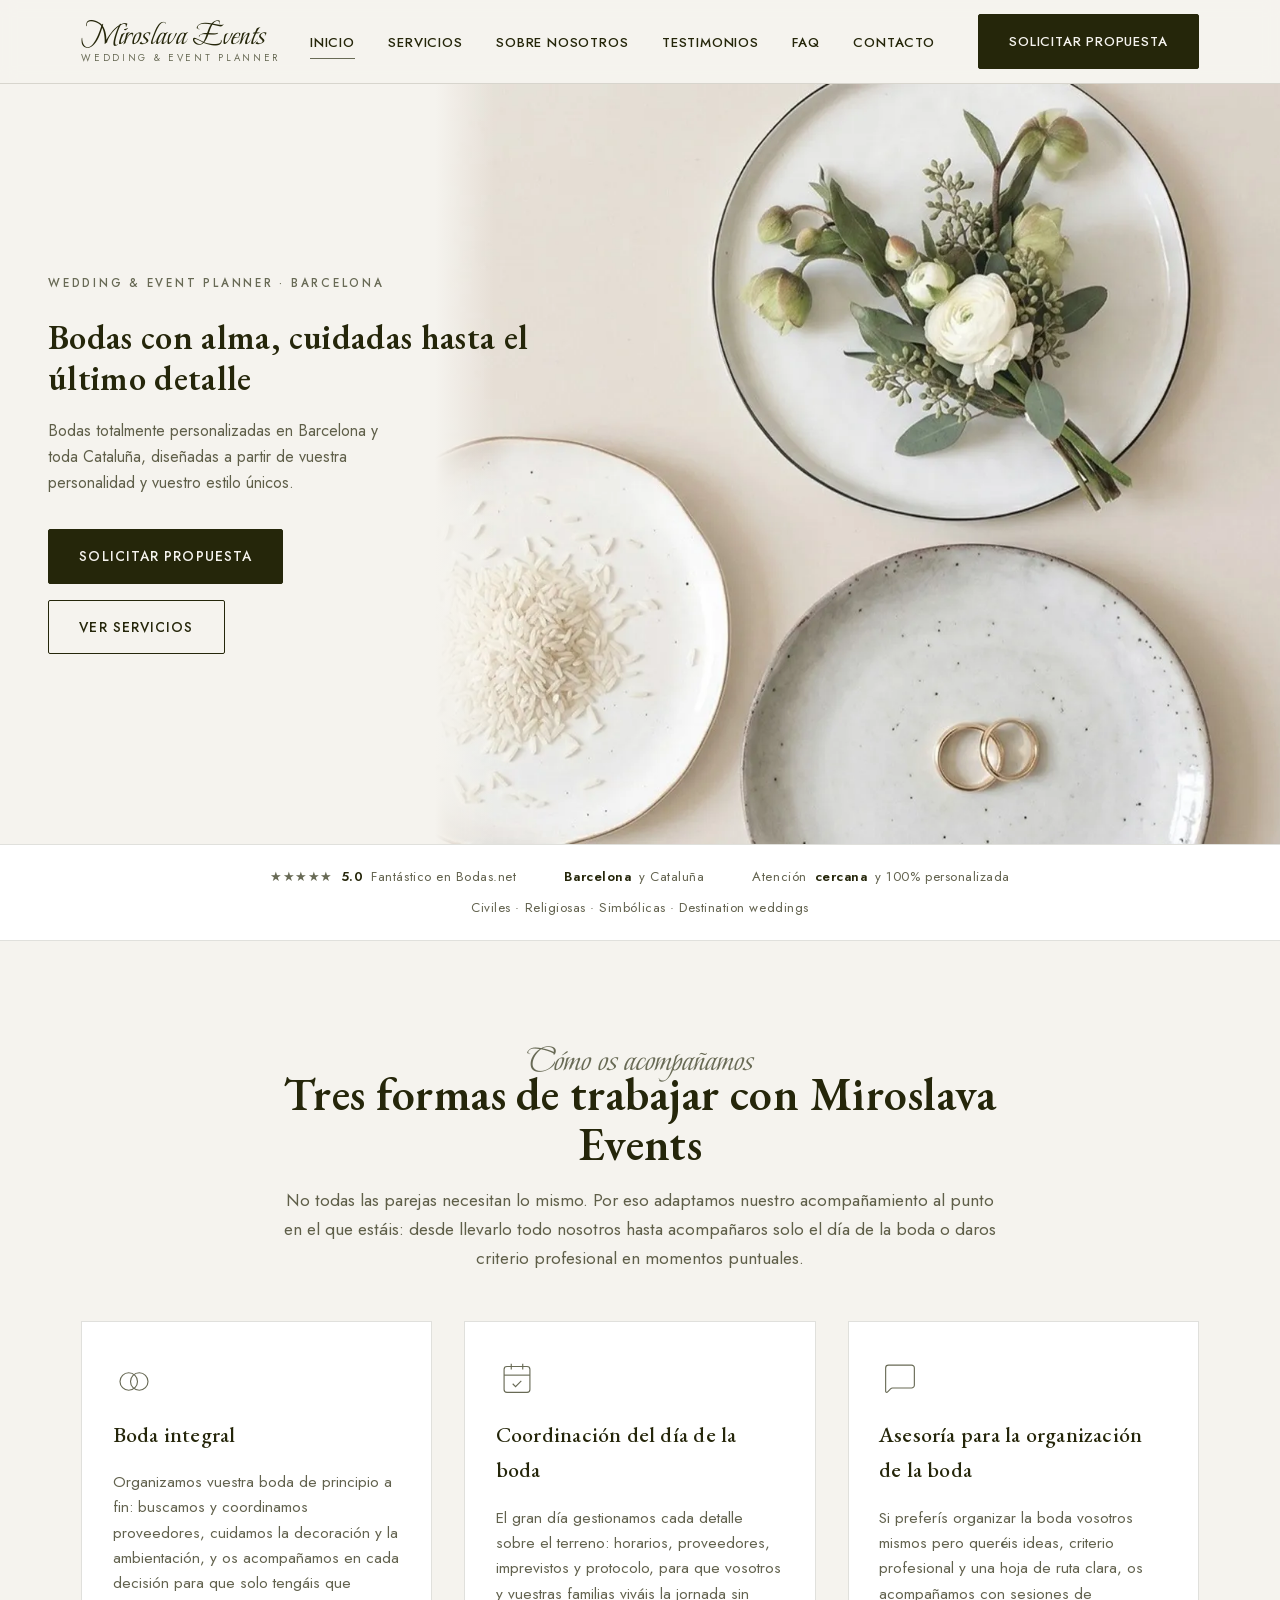
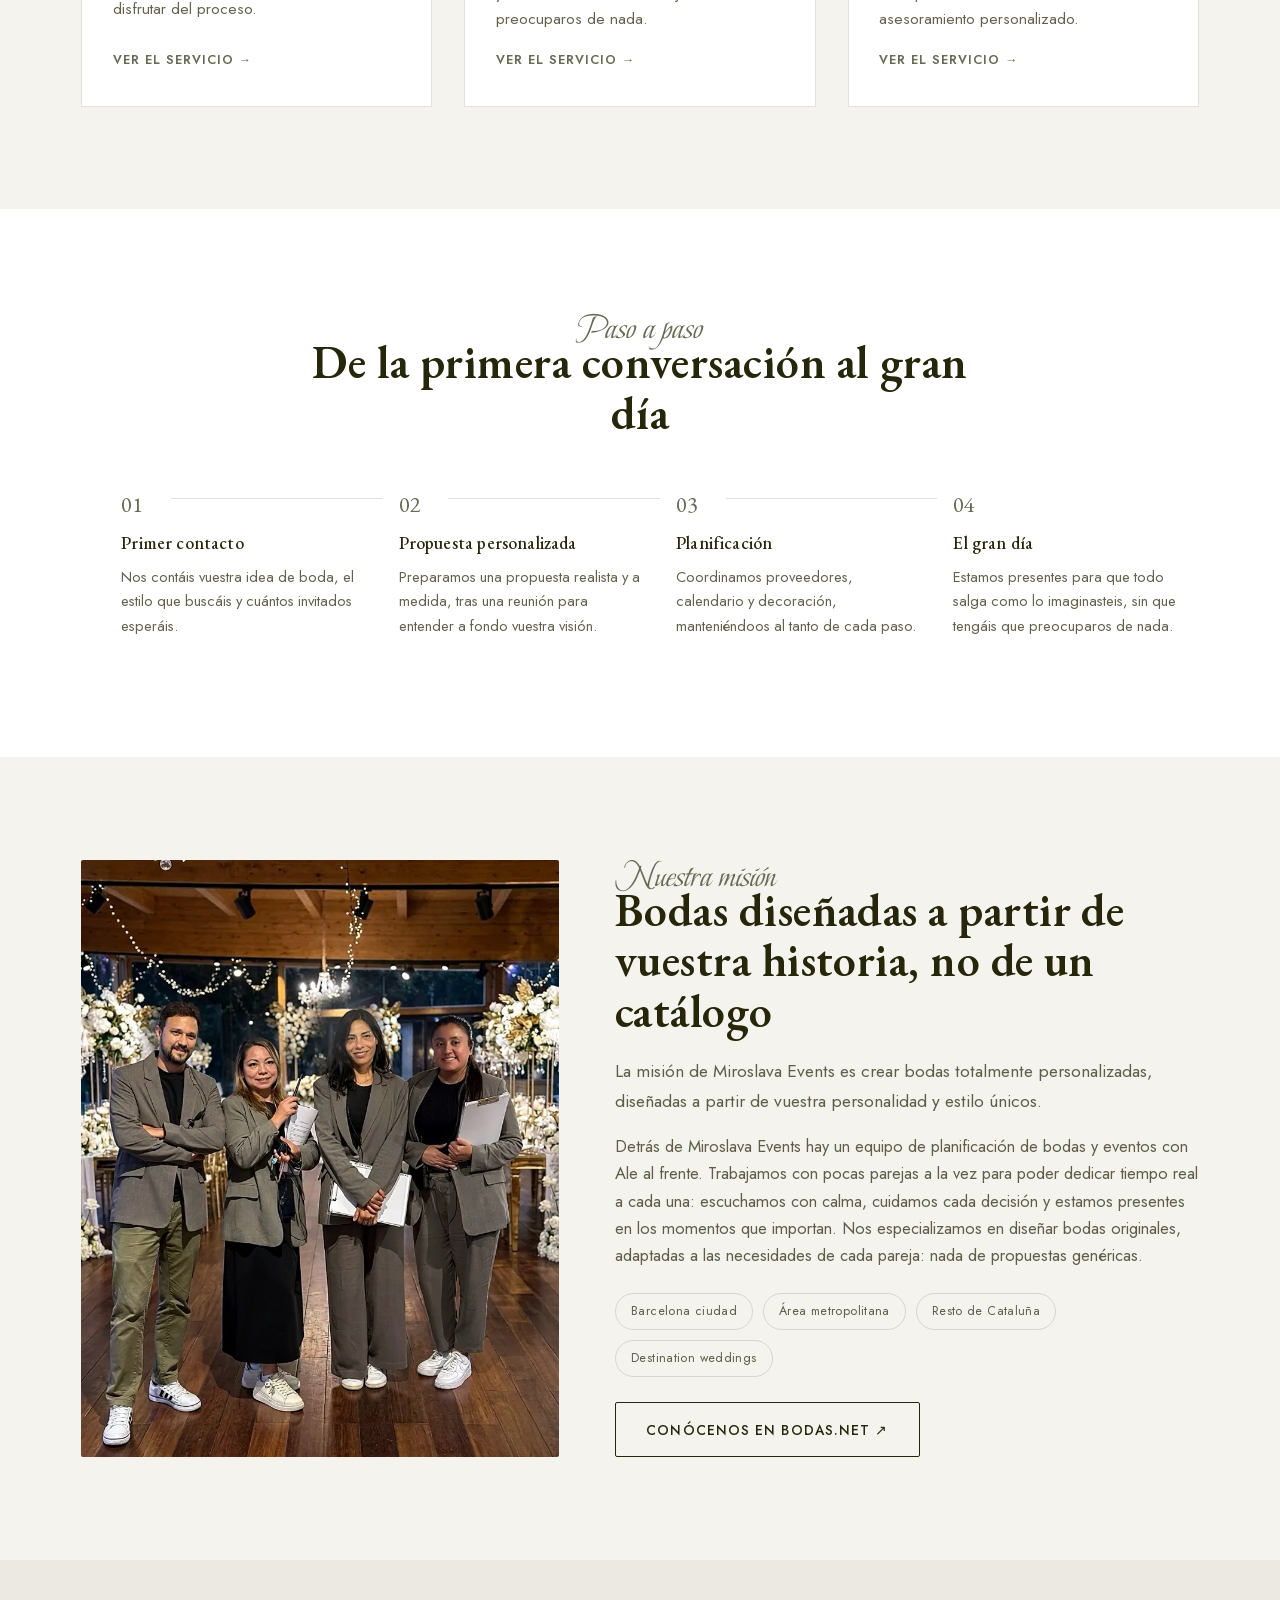
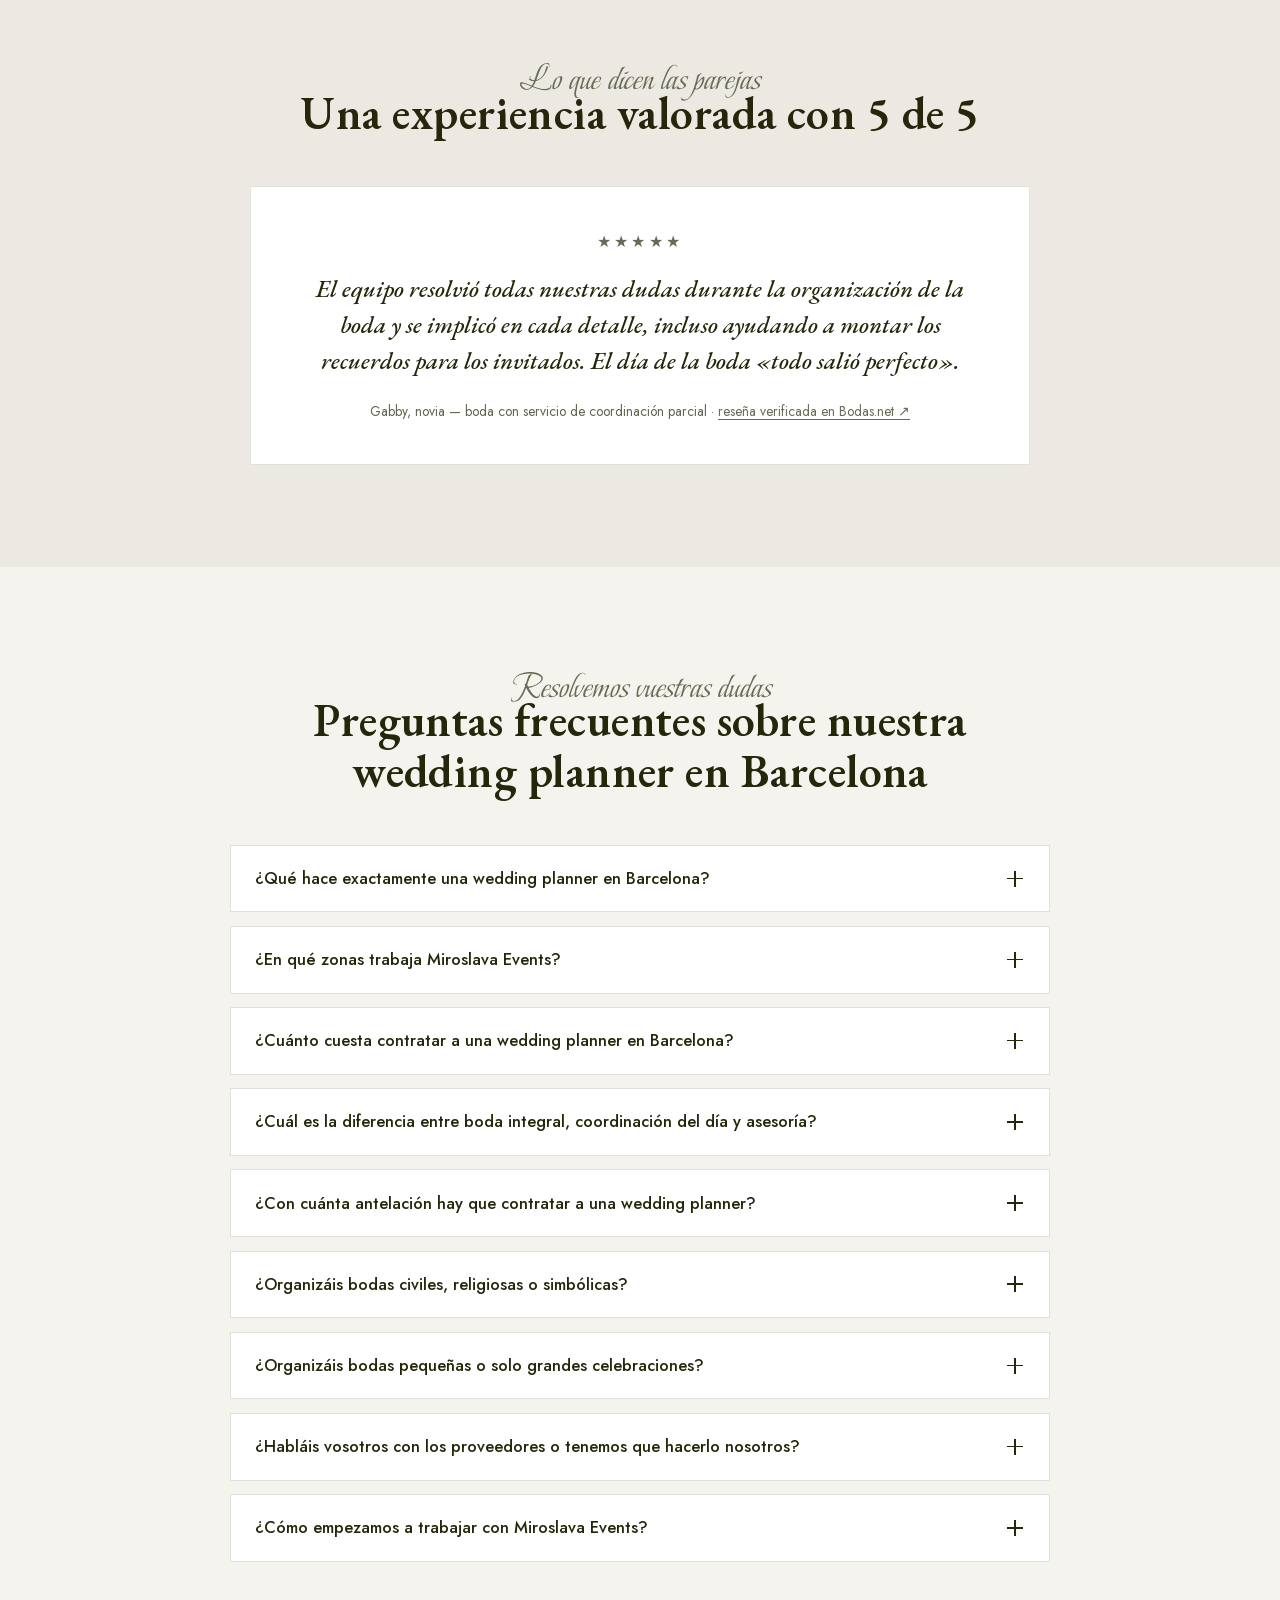
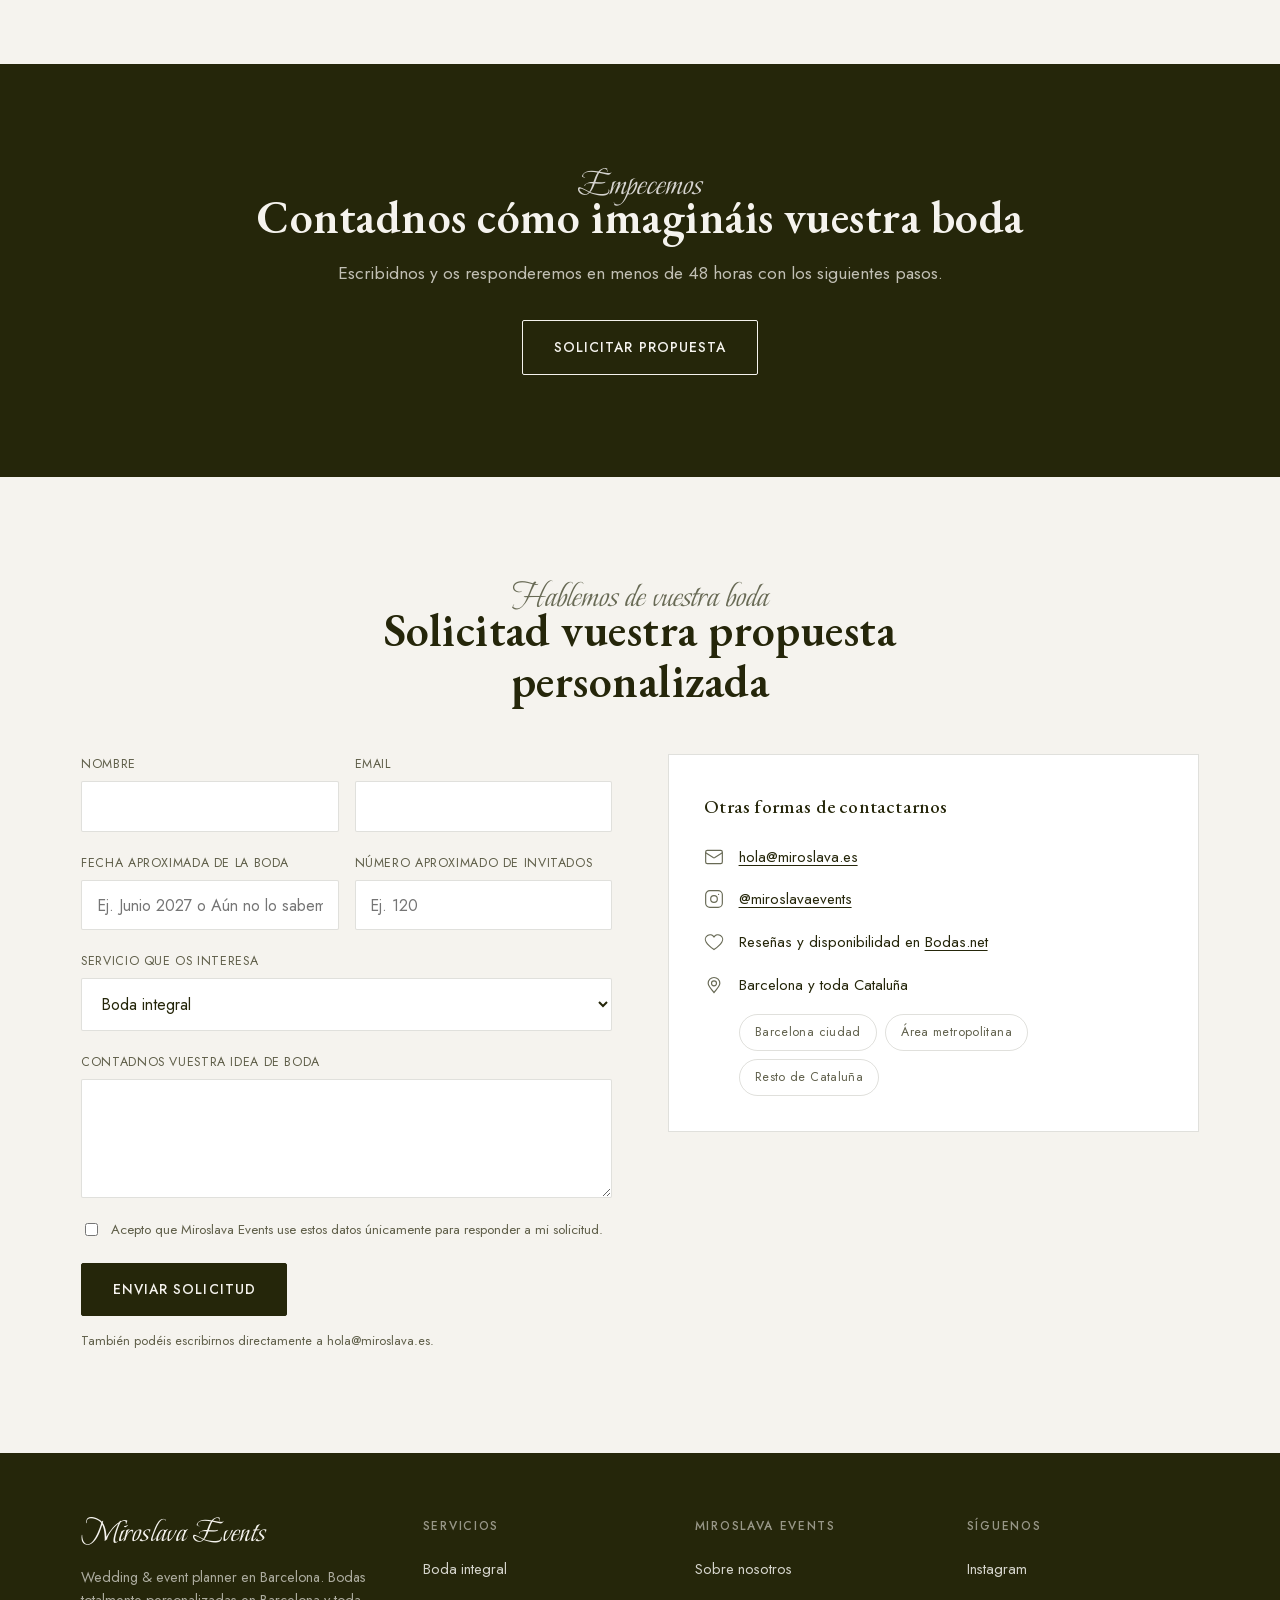
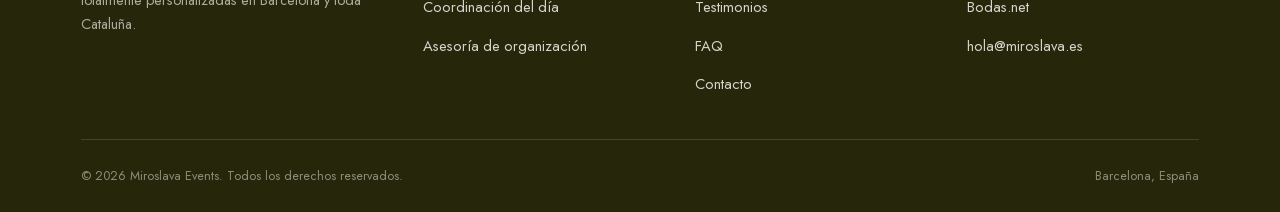
<file: index.html>
<!doctype html>
<html lang="es">
<head>
<!-- Google tag (gtag.js) -->
<script async src="https://www.googletagmanager.com/gtag/js?id=G-KEJB0YLHL4"></script>
<script>
  window.dataLayer = window.dataLayer || [];
  function gtag(){dataLayer.push(arguments);}
  gtag('js', new Date());

  gtag('config', 'G-KEJB0YLHL4');
</script>
<meta charset="UTF-8">
<meta name="viewport" content="width=device-width, initial-scale=1">
<title>Wedding Planner en Barcelona | Miroslava Events — Organización de Bodas</title>
<meta name="description" content="Miroslava Events es un equipo de wedding planners en Barcelona y Cataluña. Boda integral, coordinación del día y asesoría personalizada. Valoración 5.0★ en Bodas.net.">
<link rel="canonical" href="https://miroslava.es/">
<meta name="robots" content="index, follow, max-image-preview:large">

<!-- Open Graph -->
<meta property="og:type" content="website">
<meta property="og:site_name" content="Miroslava Events">
<meta property="og:title" content="Wedding Planner en Barcelona | Miroslava Events">
<meta property="og:description" content="Bodas totalmente personalizadas en Barcelona y Cataluña. Boda integral, coordinación del día y asesoría de organización de bodas.">
<meta property="og:url" content="https://miroslava.es/">
<meta property="og:image" content="https://miroslava.es/assets/images/og-cover.jpg">
<meta property="og:locale" content="es_ES">
<meta name="twitter:card" content="summary_large_image">
<meta name="twitter:title" content="Wedding Planner en Barcelona | Miroslava Events">
<meta name="twitter:description" content="Bodas totalmente personalizadas en Barcelona y Cataluña. Boda integral, coordinación del día y asesoría de organización de bodas.">
<meta name="twitter:image" content="https://miroslava.es/assets/images/og-cover.jpg">

<link rel="icon" href="/assets/images/favicon.svg" type="image/svg+xml">
<link rel="stylesheet" href="/assets/css/style.css">
<link rel="preload" as="image" href="/assets/images/hero-flatlay.webp" type="image/webp" fetchpriority="high">

<!-- JSON-LD: Organization / ProfessionalService -->
<script type="application/ld+json">
{
  "@context": "https://schema.org",
  "@type": ["ProfessionalService","LocalBusiness"],
  "@id": "https://miroslava.es/#organization",
  "name": "Miroslava Events",
  "alternateName": "MiroslavaEvents",
  "description": "Miroslava Events es un equipo de wedding planners y planificación de eventos que organiza bodas totalmente personalizadas en Barcelona y toda Cataluña, con servicios de boda integral, coordinación del día y asesoría de organización.",
  "url": "https://miroslava.es/",
  "email": "hola@miroslava.es",
  "image": "https://miroslava.es/assets/images/og-cover.jpg",
  "areaServed": [
    {"@type": "City", "name": "Barcelona"},
    {"@type": "AdministrativeArea", "name": "Cataluña"}
  ],
  "address": {
    "@type": "PostalAddress",
    "addressLocality": "Barcelona",
    "addressRegion": "Cataluña",
    "addressCountry": "ES"
  },
  "sameAs": [
    "https://www.instagram.com/miroslavaevents/",
    "https://www.bodas.net/organizacion-bodas/miroslava-events--e266155"
  ],
  "knowsLanguage": ["es"],
  "priceRange": "$$",
  "aggregateRating": {
    "@type": "AggregateRating",
    "ratingValue": "5.0",
    "bestRating": "5",
    "reviewCount": "1"
  },
  "makesOffer": [
    {
      "@type": "Offer",
      "itemOffered": {
        "@type": "Service",
        "name": "Boda integral",
        "url": "https://miroslava.es/servicios/boda-integral.html",
        "areaServed": "Cataluña",
        "provider": {"@id": "https://miroslava.es/#organization"}
      }
    },
    {
      "@type": "Offer",
      "itemOffered": {
        "@type": "Service",
        "name": "Coordinación del día de la boda",
        "url": "https://miroslava.es/servicios/coordinacion-dia-boda.html",
        "areaServed": "Cataluña",
        "provider": {"@id": "https://miroslava.es/#organization"}
      }
    },
    {
      "@type": "Offer",
      "itemOffered": {
        "@type": "Service",
        "name": "Asesoría para la organización de la boda",
        "url": "https://miroslava.es/servicios/asesoria-organizacion-boda.html",
        "areaServed": "Cataluña",
        "provider": {"@id": "https://miroslava.es/#organization"}
      }
    }
  ]
}
</script>

<!-- JSON-LD: FAQPage -->
<script type="application/ld+json">
{
  "@context": "https://schema.org",
  "@type": "FAQPage",
  "mainEntity": [
    {
      "@type": "Question",
      "name": "¿Qué hace exactamente una wedding planner en Barcelona?",
      "acceptedAnswer": {"@type": "Answer", "text": "Una wedding planner coordina todo lo necesario para celebrar una boda: proveedores, calendario, presupuesto, decoración y logística del día. En Miroslava Events adaptamos ese acompañamiento a lo que cada pareja necesita, desde organizar la boda entera hasta coordinar únicamente el día del evento."}
    },
    {
      "@type": "Question",
      "name": "¿En qué zonas trabaja Miroslava Events?",
      "acceptedAnswer": {"@type": "Answer", "text": "Trabajamos en Barcelona ciudad y en toda Cataluña, y también organizamos bodas en el extranjero (destination weddings) para parejas que quieren celebrar fuera de España."}
    },
    {
      "@type": "Question",
      "name": "¿Cuánto cuesta contratar a una wedding planner en Barcelona?",
      "acceptedAnswer": {"@type": "Answer", "text": "El coste depende del servicio elegido: una boda integral requiere más dedicación que una coordinación del día o una asesoría puntual. En Miroslava Events preparamos un presupuesto personalizado tras conoceros, en lugar de aplicar tarifas cerradas."}
    },
    {
      "@type": "Question",
      "name": "¿Cuál es la diferencia entre boda integral, coordinación del día y asesoría?",
      "acceptedAnswer": {"@type": "Answer", "text": "La boda integral cubre todo el proceso de principio a fin. La coordinación del día se centra en gestionar la jornada de la boda cuando la pareja ya la ha organizado. La asesoría ofrece orientación puntual para parejas que organizan su boda por su cuenta pero quieren criterio profesional."}
    },
    {
      "@type": "Question",
      "name": "¿Con cuánta antelación hay que contratar a una wedding planner?",
      "acceptedAnswer": {"@type": "Answer", "text": "Cuanto antes, mejor, especialmente para bodas integrales o fechas y espacios muy solicitados. Aun así, también trabajamos con parejas que necesitan coordinación del día o asesoría con menos margen de tiempo; escribidnos y os diremos si podemos encajar vuestra fecha."}
    },
    {
      "@type": "Question",
      "name": "¿Miroslava Events organiza bodas civiles, religiosas o simbólicas?",
      "acceptedAnswer": {"@type": "Answer", "text": "Sí. Organizamos ceremonias civiles, religiosas, simbólicas, temáticas, al aire libre y en el extranjero, incluyendo ceremonias de religiones no católicas."}
    },
    {
      "@type": "Question",
      "name": "¿Organizáis bodas pequeñas o solo grandes celebraciones?",
      "acceptedAnswer": {"@type": "Answer", "text": "Cada boda es distinta, y adaptamos el servicio al tamaño y al estilo de la vuestra, sea cual sea. Lo que no cambia es la atención personalizada a cada detalle, independientemente del número de invitados."}
    },
    {
      "@type": "Question",
      "name": "¿Habláis vosotros con los proveedores o tenemos que hacerlo nosotros?",
      "acceptedAnswer": {"@type": "Answer", "text": "En la boda integral y en la coordinación del día nos encargamos de la comunicación con proveedores (catering, fotografía, música, decoración y más). En la asesoría os damos criterio y contactos, pero la gestión directa la lleváis vosotros."}
    },
    {
      "@type": "Question",
      "name": "¿Cómo empezamos a trabajar con Miroslava Events?",
      "acceptedAnswer": {"@type": "Answer", "text": "Escribiéndonos a través del formulario de contacto o por email. Concertamos una primera reunión para conocer vuestra visión de boda y, a partir de ahí, preparamos una propuesta personalizada y realista."}
    }
  ]
}
</script>
</head>
<body>
<a class="skip-link" href="#main">Saltar al contenido</a>

<!-- ============================= HEADER ============================= -->
<header class="site-header">
  <div class="wrap">
    <a href="/" class="logo">Miroslava Events<small>Wedding &amp; Event Planner</small></a>
    <button class="nav-toggle" aria-expanded="false" aria-controls="main-nav" aria-label="Abrir menú">
      <span></span>
    </button>
    <nav class="main-nav" id="main-nav" aria-label="Navegación principal">
      <ul>
        <li><a href="/" aria-current="page">Inicio</a></li>
        <li class="has-dropdown">
          <a href="/servicios/">Servicios</a>
          <div class="dropdown">
            <a href="/servicios/boda-integral.html">Boda integral</a>
            <a href="/servicios/coordinacion-dia-boda.html">Coordinación del día</a>
            <a href="/servicios/asesoria-organizacion-boda.html">Asesoría de organización</a>
          </div>
        </li>
        <li><a href="#sobre-nosotros">Sobre nosotros</a></li>
        <li><a href="#testimonios">Testimonios</a></li>
        <li><a href="#faq">FAQ</a></li>
        <li><a href="#contacto">Contacto</a></li>
        <li class="nav-cta"><a href="#contacto" class="btn btn-primary">Solicitar propuesta</a></li>
      </ul>
    </nav>
  </div>
</header>

<main id="main">

  <!-- ============================= HERO ============================= -->
  <section class="hero-split">
    <div class="hero-copy">
      <span class="hero-eyebrow">Wedding &amp; Event Planner · Barcelona</span>
      <h1 class="heading-lg">Bodas con alma, cuidadas hasta el último detalle</h1>
      <p class="lede">Bodas totalmente personalizadas en Barcelona y toda Cataluña, diseñadas a partir de vuestra personalidad y vuestro estilo únicos.</p>
      <div class="hero-ctas">
        <a href="#contacto" class="btn btn-primary">Solicitar propuesta</a>
        <a href="#servicios" class="btn btn-ghost">Ver servicios</a>
      </div>
    </div>
    <div class="hero-media">
      <picture>
        <source srcset="/assets/images/hero-flatlay.webp" type="image/webp">
        <img src="/assets/images/hero-flatlay.jpg" alt="Composición de boda con platos de cerámica, flores, arroz y las alianzas de los novios, en los tonos de Miroslava Events" loading="eager" fetchpriority="high" width="1400" height="985">
      </picture>
      <div class="fade" aria-hidden="true"></div>
    </div>
  </section>


  <div class="trust-strip">
    <div class="wrap">
      <ul>
        <li><span class="star">★★★★★</span> <strong>5.0</strong> Fantástico en Bodas.net</li>
        <li><strong>Barcelona</strong> y Cataluña</li>
        <li>Atención <strong>cercana</strong> y 100% personalizada</li>
        <li>Civiles · Religiosas · Simbólicas · Destination weddings</li>
      </ul>
    </div>
  </div>

  <!-- ============================= SERVICIOS ============================= -->
  <section id="servicios">
    <div class="wrap">
      <div class="section-head center reveal">
        <span class="kicker">Cómo os acompañamos</span>
        <h2 class="heading-lg">Tres formas de trabajar con Miroslava Events</h2>
        <p class="lede" style="margin-top:1rem;">No todas las parejas necesitan lo mismo. Por eso adaptamos nuestro acompañamiento al punto en el que estáis: desde llevarlo todo nosotros hasta acompañaros solo el día de la boda o daros criterio profesional en momentos puntuales.</p>
      </div>

      <div class="services-grid">
        <article class="service-card reveal">
          <svg class="icon" viewBox="0 0 48 48" aria-hidden="true"><circle cx="18" cy="28" r="10"/><circle cx="30" cy="28" r="10"/></svg>
          <h3>Boda integral</h3>
          <p>Organizamos vuestra boda de principio a fin: buscamos y coordinamos proveedores, cuidamos la decoración y la ambientación, y os acompañamos en cada decisión para que solo tengáis que disfrutar del proceso.</p>
          <a class="more" href="/servicios/boda-integral.html">Ver el servicio</a>
        </article>

        <article class="service-card reveal">
          <svg class="icon" viewBox="0 0 48 48" aria-hidden="true"><path d="M17.44 7.6v6.56"/><path d="M30.56 7.6v6.56"/><rect x="9.24" y="10.88" width="29.52" height="29.52" rx="3.28"/><path d="M9.24 20.72h29.52"/><path d="m19.08 30.56 3.28 3.28 6.56-6.56"/></svg>
          <h3>Coordinación del día de la boda</h3>
          <p>El gran día gestionamos cada detalle sobre el terreno: horarios, proveedores, imprevistos y protocolo, para que vosotros y vuestras familias viváis la jornada sin preocuparos de nada.</p>
          <a class="more" href="/servicios/coordinacion-dia-boda.html">Ver el servicio</a>
        </article>

        <article class="service-card reveal">
          <svg class="icon" viewBox="0 0 48 48" aria-hidden="true"><path d="M40.4 32.2A3.28 3.28 0 0 1 37.12 35.48L15.52 35.48A3.28 3.28 0 0 0 13.2 36.44L9.59 40.05A1.16 1.16 0 0 1 7.6 39.23L7.6 12.52A3.28 3.28 0 0 1 10.88 9.24L37.12 9.24A3.28 3.28 0 0 1 40.4 12.52Z"/></svg>
          <h3>Asesoría para la organización de la boda</h3>
          <p>Si preferís organizar la boda vosotros mismos pero queréis ideas, criterio profesional y una hoja de ruta clara, os acompañamos con sesiones de asesoramiento personalizado.</p>
          <a class="more" href="/servicios/asesoria-organizacion-boda.html">Ver el servicio</a>
        </article>
      </div>
    </div>
  </section>

  <!-- ============================= PROCESO ============================= -->
  <section class="section-alt" id="proceso">
    <div class="wrap">
      <div class="section-head center reveal">
        <span class="kicker">Paso a paso</span>
        <h2 class="heading-lg">De la primera conversación al gran día</h2>
      </div>
      <ol class="process reveal">
        <li>
          <h3>Primer contacto</h3>
          <p>Nos contáis vuestra idea de boda, el estilo que buscáis y cuántos invitados esperáis.</p>
        </li>
        <li>
          <h3>Propuesta personalizada</h3>
          <p>Preparamos una propuesta realista y a medida, tras una reunión para entender a fondo vuestra visión.</p>
        </li>
        <li>
          <h3>Planificación</h3>
          <p>Coordinamos proveedores, calendario y decoración, manteniéndoos al tanto de cada paso.</p>
        </li>
        <li>
          <h3>El gran día</h3>
          <p>Estamos presentes para que todo salga como lo imaginasteis, sin que tengáis que preocuparos de nada.</p>
        </li>
      </ol>
    </div>
  </section>

  <!-- ============================= SOBRE NOSOTROS ============================= -->
  <section id="sobre-nosotros">
    <div class="wrap about-grid">
      <div class="reveal">
        <picture>
          <source srcset="/assets/images/equipo-miroslava-events.webp" type="image/webp">
          <img class="ph-4x5" src="/assets/images/equipo-miroslava-events.jpg" alt="El equipo de Miroslava Events posando junto a la decoración floral de una boda" loading="lazy" width="800" height="1000">
        </picture>
      </div>
      <div class="reveal">
        <span class="kicker">Nuestra misión</span>
        <h2 class="heading-lg">Bodas diseñadas a partir de vuestra historia, no de un catálogo</h2>
        <p class="lede" style="margin-top:1.3rem;">La misión de Miroslava Events es crear bodas totalmente personalizadas, diseñadas a partir de vuestra personalidad y estilo únicos.</p>
        <p style="margin-top:1.1rem; color:var(--c-drab-70);">Detrás de Miroslava Events hay un equipo de planificación de bodas y eventos con Ale al frente. Trabajamos con pocas parejas a la vez para poder dedicar tiempo real a cada una: escuchamos con calma, cuidamos cada decisión y estamos presentes en los momentos que importan. Nos especializamos en diseñar bodas originales, adaptadas a las necesidades de cada pareja: nada de propuestas genéricas.</p>
        <div class="pill-list">
          <span class="pill">Barcelona ciudad</span>
          <span class="pill">Área metropolitana</span>
          <span class="pill">Resto de Cataluña</span>
          <span class="pill">Destination weddings</span>
        </div>
        <p style="margin-top:1.6rem;"><a class="btn btn-ghost" href="https://www.bodas.net/organizacion-bodas/miroslava-events--e266155" target="_blank" rel="noopener noreferrer">Conócenos en Bodas.net ↗</a></p>
      </div>
    </div>
  </section>

  <!-- ============================= TESTIMONIOS ============================= -->
  <section class="section-moss" id="testimonios">
    <div class="wrap">
      <div class="section-head center reveal">
        <span class="kicker">Lo que dicen las parejas</span>
        <h2 class="heading-lg">Una experiencia valorada con 5 de 5</h2>
      </div>
      <div class="testimonial-card reveal">
        <div class="stars" aria-hidden="true">★★★★★</div>
        <blockquote>El equipo resolvió todas nuestras dudas durante la organización de la boda y se implicó en cada detalle, incluso ayudando a montar los recuerdos para los invitados. El día de la boda «todo salió perfecto».</blockquote>
        <cite>Gabby, novia — boda con servicio de coordinación parcial ·
          <a href="https://www.bodas.net/organizacion-bodas/miroslava-events--e266155" target="_blank" rel="noopener noreferrer">reseña verificada en Bodas.net ↗</a>
        </cite>
      </div>
    </div>
  </section>

  <!-- ============================= FAQ ============================= -->
  <section id="faq">
    <div class="wrap">
      <div class="section-head center reveal">
        <span class="kicker">Resolvemos vuestras dudas</span>
        <h2 class="heading-lg">Preguntas frecuentes sobre nuestra wedding planner en Barcelona</h2>
      </div>

      <div class="faq-list reveal">
        <details class="faq-item">
          <summary>¿Qué hace exactamente una wedding planner en Barcelona? <span class="q-icon"></span></summary>
          <div class="faq-a">Coordina todo lo necesario para celebrar una boda: proveedores, calendario, presupuesto, decoración y logística del día. En Miroslava Events adaptamos ese acompañamiento a lo que cada pareja necesita, desde organizar la boda entera hasta coordinar únicamente el día del evento.</div>
        </details>
        <details class="faq-item">
          <summary>¿En qué zonas trabaja Miroslava Events? <span class="q-icon"></span></summary>
          <div class="faq-a">Trabajamos en Barcelona ciudad y en toda Cataluña, y también organizamos bodas en el extranjero (destination weddings) para parejas que quieren celebrar fuera de España.</div>
        </details>
        <details class="faq-item">
          <summary>¿Cuánto cuesta contratar a una wedding planner en Barcelona? <span class="q-icon"></span></summary>
          <div class="faq-a">Depende del servicio elegido: una boda integral requiere más dedicación que una coordinación del día o una asesoría puntual. Preparamos un presupuesto personalizado tras conoceros, en lugar de aplicar tarifas cerradas. El primer pago se realiza al firmar el contrato, y el resto conforme al calendario acordado.</div>
        </details>
        <details class="faq-item">
          <summary>¿Cuál es la diferencia entre boda integral, coordinación del día y asesoría? <span class="q-icon"></span></summary>
          <div class="faq-a">La boda integral cubre todo el proceso de principio a fin. La coordinación del día se centra en gestionar la jornada cuando la pareja ya la ha organizado. La asesoría ofrece orientación puntual para quienes organizan su boda por su cuenta pero quieren criterio profesional.</div>
        </details>
        <details class="faq-item">
          <summary>¿Con cuánta antelación hay que contratar a una wedding planner? <span class="q-icon"></span></summary>
          <div class="faq-a">Cuanto antes, mejor, sobre todo para bodas integrales o fechas y espacios muy solicitados. Aun así, también trabajamos con parejas que necesitan coordinación del día o asesoría con menos margen; escribidnos y os diremos si podemos encajar vuestra fecha.</div>
        </details>
        <details class="faq-item">
          <summary>¿Organizáis bodas civiles, religiosas o simbólicas? <span class="q-icon"></span></summary>
          <div class="faq-a">Sí. Organizamos ceremonias civiles, religiosas, simbólicas, temáticas, al aire libre y en el extranjero, incluyendo ceremonias de religiones no católicas.</div>
        </details>
        <details class="faq-item">
          <summary>¿Organizáis bodas pequeñas o solo grandes celebraciones? <span class="q-icon"></span></summary>
          <div class="faq-a">Cada boda es distinta, y adaptamos el servicio al tamaño y al estilo de la vuestra, sea cual sea. Lo que no cambia es la atención personalizada a cada detalle, independientemente del número de invitados.</div>
        </details>
        <details class="faq-item">
          <summary>¿Habláis vosotros con los proveedores o tenemos que hacerlo nosotros? <span class="q-icon"></span></summary>
          <div class="faq-a">En la boda integral y en la coordinación del día nos encargamos de la comunicación con proveedores (catering, fotografía, música, decoración y más). En la asesoría os damos criterio y contactos, pero la gestión directa la lleváis vosotros.</div>
        </details>
        <details class="faq-item">
          <summary>¿Cómo empezamos a trabajar con Miroslava Events? <span class="q-icon"></span></summary>
          <div class="faq-a">Escribiéndonos a través del formulario de contacto o por email a hola@miroslava.es. Concertamos una primera reunión para conocer vuestra visión de boda y, a partir de ahí, preparamos una propuesta personalizada y realista.</div>
        </details>
      </div>
    </div>
  </section>

  <!-- ============================= CTA BANNER ============================= -->
  <section class="section-dark center-cta">
    <div class="wrap">
      <span class="kicker" style="color:var(--c-timberwolf);">Empecemos</span>
      <h2 class="heading-lg">Contadnos cómo imagináis vuestra boda</h2>
      <p class="lede" style="margin-top:1rem;">Escribidnos y os responderemos en menos de 48 horas con los siguientes pasos.</p>
      <div style="margin-top:2rem;"><a class="btn btn-on-dark" href="#contacto">Solicitar propuesta</a></div>
    </div>
  </section>

  <!-- ============================= CONTACTO ============================= -->
  <section id="contacto">
    <div class="wrap">
      <div class="section-head center reveal">
        <span class="kicker">Hablemos de vuestra boda</span>
        <h2 class="heading-lg">Solicitad vuestra propuesta personalizada</h2>
      </div>

      <div class="contact-grid">
        <div class="reveal">
          <form id="contact-form" data-access-key="b07016eb-401f-40cb-8e98-59d199275e66" novalidate>
            <input type="hidden" name="subject" value="Nueva solicitud desde miroslava.es">
            <input type="checkbox" name="botcheck" class="sr-only" tabindex="-1" autocomplete="off" aria-label="No completar este campo">

            <div class="field-row">
              <div class="field">
                <label for="name">Nombre</label>
                <input type="text" id="name" name="name" required autocomplete="name">
              </div>
              <div class="field">
                <label for="email">Email</label>
                <input type="email" id="email" name="email" required autocomplete="email">
              </div>
            </div>

            <div class="field-row">
              <div class="field">
                <label for="wedding-date">Fecha aproximada de la boda</label>
                <input type="text" id="wedding-date" name="Fecha aproximada" placeholder="Ej. Junio 2027 o Aún no lo sabemos">
              </div>
              <div class="field">
                <label for="guests">Número aproximado de invitados</label>
                <input type="text" id="guests" name="Nº de invitados" placeholder="Ej. 120">
              </div>
            </div>

            <div class="field">
              <label for="service">Servicio que os interesa</label>
              <select id="service" name="Servicio">
                <option value="Boda integral">Boda integral</option>
                <option value="Coordinación del día">Coordinación del día de la boda</option>
                <option value="Asesoría">Asesoría para la organización de la boda</option>
                <option value="No lo tengo claro todavía">No lo tengo claro todavía</option>
              </select>
            </div>

            <div class="field">
              <label for="message">Contadnos vuestra idea de boda</label>
              <textarea id="message" name="message" rows="4" required></textarea>
            </div>

            <label class="consent">
              <input type="checkbox" required>
              <span>Acepto que Miroslava Events use estos datos únicamente para responder a mi solicitud.</span>
            </label>

            <button type="submit" class="btn btn-primary">Enviar solicitud</button>
            <p class="form-note">También podéis escribirnos directamente a <a href="mailto:hola@miroslava.es">hola@miroslava.es</a>.</p>
            <div id="form-status" class="form-status" role="status" aria-live="polite"></div>
          </form>
        </div>

        <div class="reveal">
          <div class="contact-info-card">
            <h3>Otras formas de contactarnos</h3>
            <ul>
              <li>
                <svg viewBox="0 0 24 24" aria-hidden="true"><rect x="2" y="4" width="20" height="16" rx="2"/><path d="m22 7-8.991 5.727a2 2 0 0 1-2.009 0L2 7"/></svg>
                <span><a href="mailto:hola@miroslava.es">hola@miroslava.es</a></span>
              </li>
              <li>
                <svg viewBox="0 0 24 24" aria-hidden="true"><rect x="2" y="2" width="20" height="20" rx="5"/><circle cx="12" cy="12" r="4"/><line x1="17.5" y1="6.5" x2="17.5" y2="6.5" stroke-linecap="round"/></svg>
                <span><a href="https://www.instagram.com/miroslavaevents/" target="_blank" rel="noopener noreferrer" aria-label="Instagram">@miroslavaevents</a></span>
              </li>
              <li>
                <svg viewBox="0 0 24 24" aria-hidden="true"><path d="M12 21s-7-4.6-9.5-9A5.5 5.5 0 0 1 12 6a5.5 5.5 0 0 1 9.5 6c-2.5 4.4-9.5 9-9.5 9z"/></svg>
                <span>Reseñas y disponibilidad en <a href="https://www.bodas.net/organizacion-bodas/miroslava-events--e266155" target="_blank" rel="noopener noreferrer">Bodas.net</a></span>
              </li>
              <li>
                <svg viewBox="0 0 24 24" aria-hidden="true"><circle cx="12" cy="10" r="3"/><path d="M12 21c4-4.5 7-8.2 7-11a7 7 0 1 0-14 0c0 2.8 3 6.5 7 11z"/></svg>
                <span>Barcelona y toda Cataluña
                  <span class="area-list">
                    <span class="pill">Barcelona ciudad</span>
                    <span class="pill">Área metropolitana</span>
                    <span class="pill">Resto de Cataluña</span>
                  </span>
                </span>
              </li>
            </ul>
          </div>
        </div>
      </div>
    </div>
  </section>

</main>

<!-- ============================= FOOTER ============================= -->
<footer class="site-footer">
  <div class="wrap">
    <div class="footer-grid">
      <div>
        <a href="/" class="logo">Miroslava Events</a>
        <p>Wedding &amp; event planner en Barcelona. Bodas totalmente personalizadas en Barcelona y toda Cataluña.</p>
      </div>
      <div class="footer-col">
        <h4>Servicios</h4>
        <ul>
          <li><a href="/servicios/boda-integral.html">Boda integral</a></li>
          <li><a href="/servicios/coordinacion-dia-boda.html">Coordinación del día</a></li>
          <li><a href="/servicios/asesoria-organizacion-boda.html">Asesoría de organización</a></li>
        </ul>
      </div>
      <div class="footer-col">
        <h4>Miroslava Events</h4>
        <ul>
          <li><a href="#sobre-nosotros">Sobre nosotros</a></li>
          <li><a href="#testimonios">Testimonios</a></li>
          <li><a href="#faq">FAQ</a></li>
          <li><a href="#contacto">Contacto</a></li>
        </ul>
      </div>
      <div class="footer-col">
        <h4>Síguenos</h4>
        <ul>
          <li><a href="https://www.instagram.com/miroslavaevents/" target="_blank" rel="noopener noreferrer">Instagram</a></li>
          <li><a href="https://www.bodas.net/organizacion-bodas/miroslava-events--e266155" target="_blank" rel="noopener noreferrer">Bodas.net</a></li>
          <li><a href="mailto:hola@miroslava.es">hola@miroslava.es</a></li>
        </ul>
      </div>
    </div>
    <div class="footer-bottom">
      <span>© <span data-year></span> Miroslava Events. Todos los derechos reservados.</span>
      <span>Barcelona, España</span>
    </div>
  </div>
</footer>

<script src="/assets/js/main.js"></script>
</body>
</html>
</file>
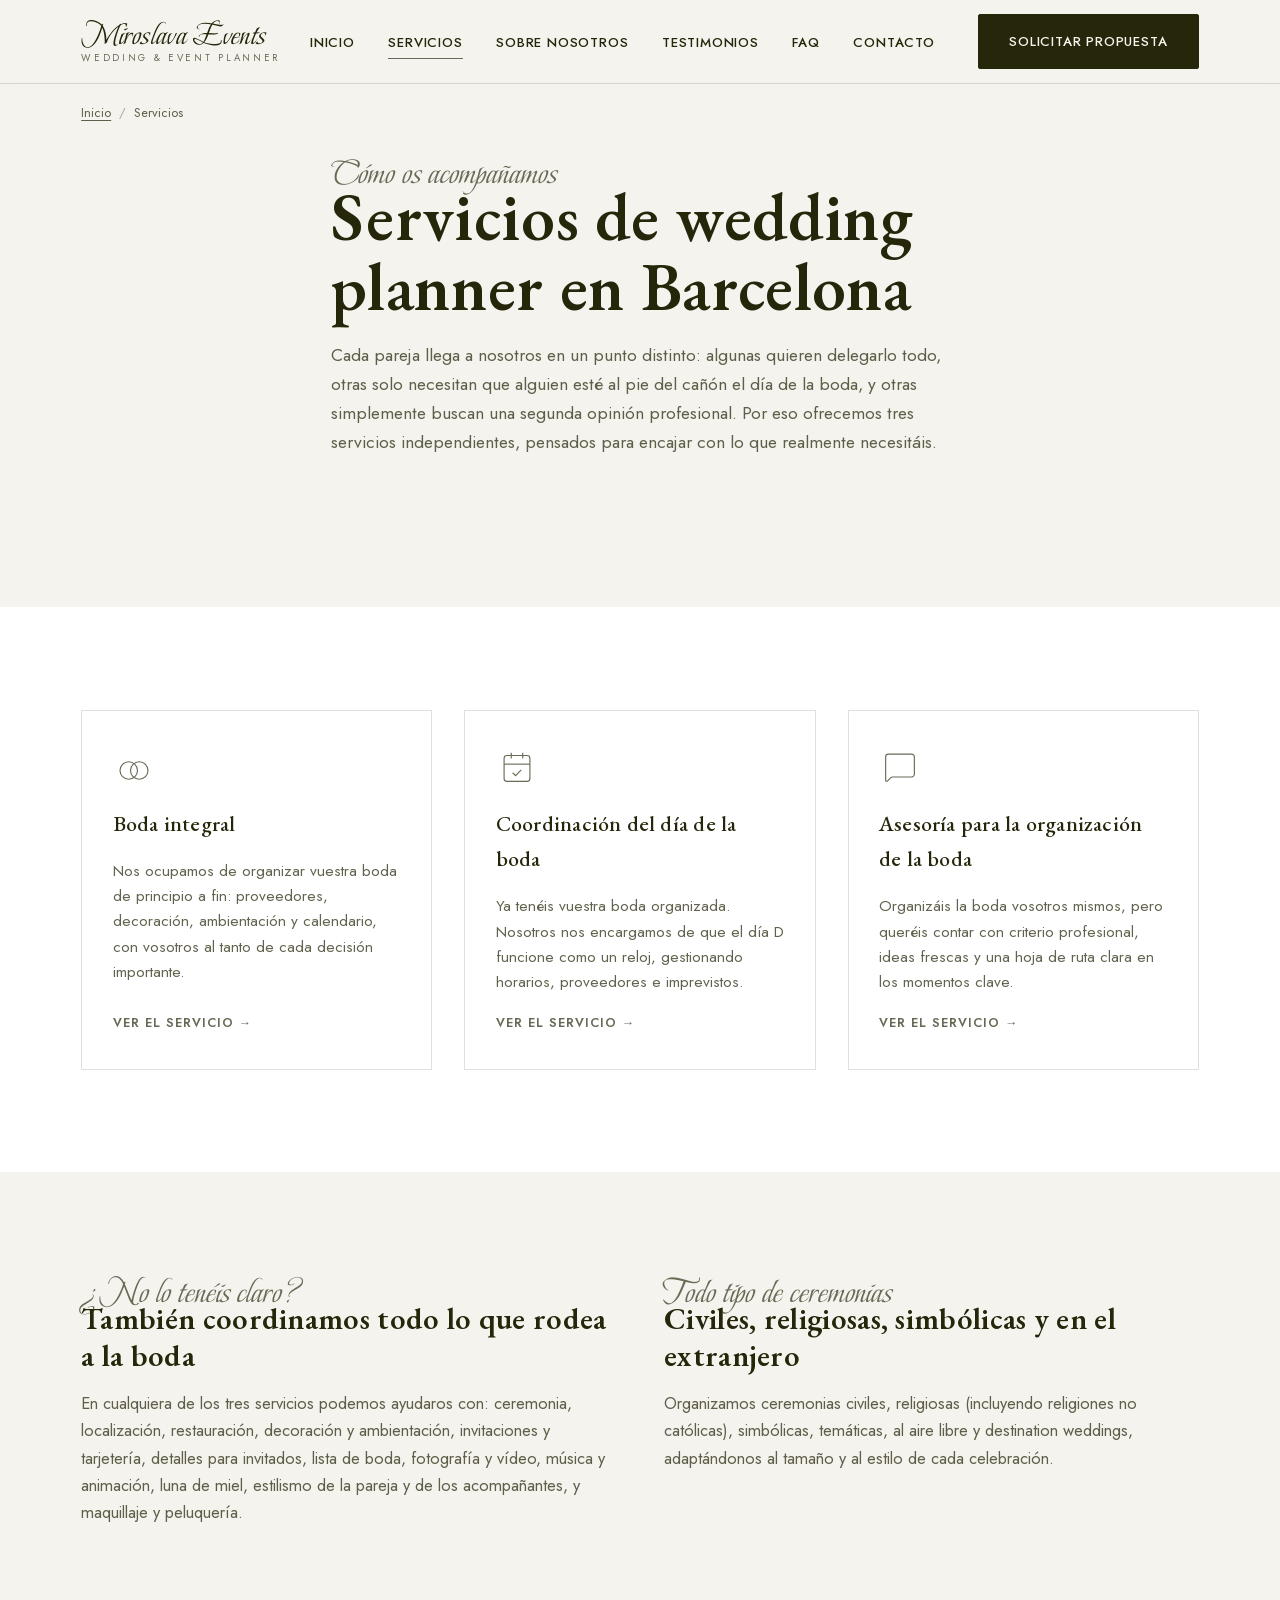
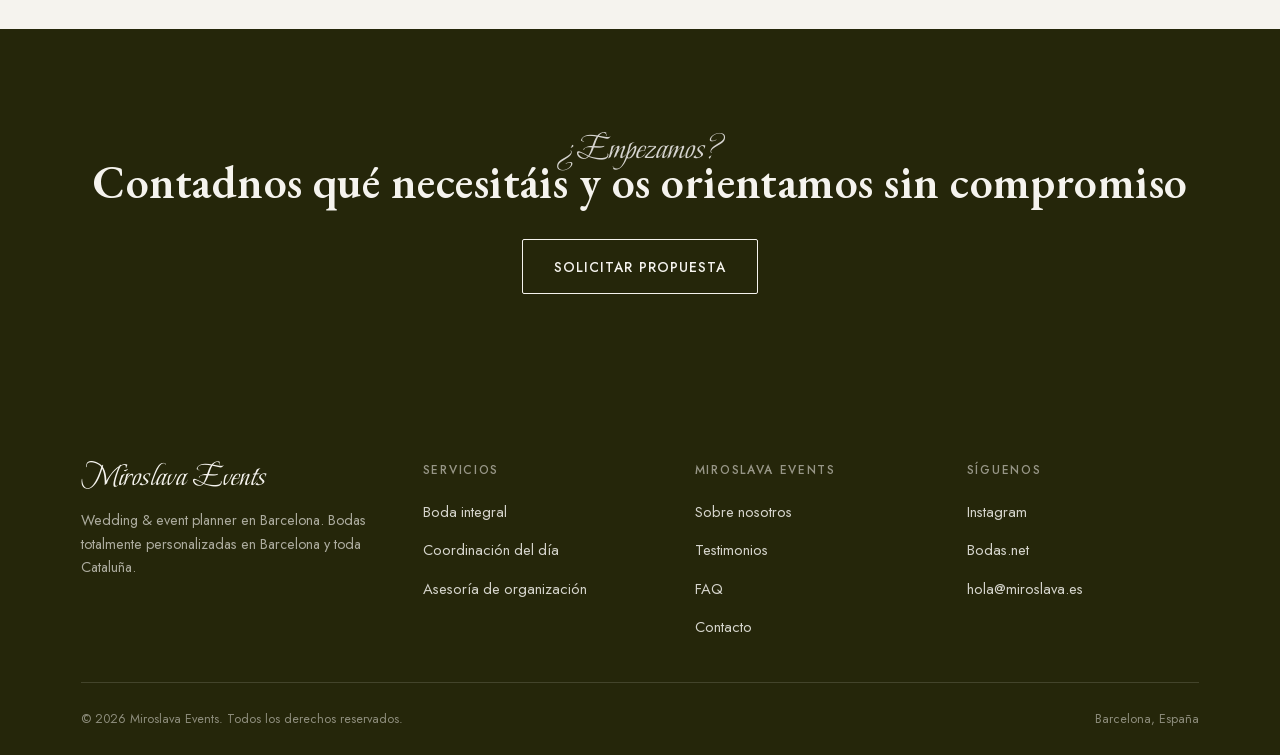
<file: servicios/index.html>
<!doctype html>
<html lang="es">
<head>
<!-- Google tag (gtag.js) -->
<script async src="https://www.googletagmanager.com/gtag/js?id=G-KEJB0YLHL4"></script>
<script>
  window.dataLayer = window.dataLayer || [];
  function gtag(){dataLayer.push(arguments);}
  gtag('js', new Date());

  gtag('config', 'G-KEJB0YLHL4');
</script>
<meta charset="UTF-8">
<meta name="viewport" content="width=device-width, initial-scale=1">
<title>Servicios de Wedding Planner en Barcelona | Miroslava Events</title>
<meta name="description" content="Boda integral, coordinación del día de la boda y asesoría de organización. Descubre los tres servicios de wedding planner de Miroslava Events en Barcelona y Cataluña.">
<link rel="canonical" href="https://miroslava.es/servicios/">
<meta name="robots" content="index, follow, max-image-preview:large">

<meta property="og:type" content="website">
<meta property="og:site_name" content="Miroslava Events">
<meta property="og:title" content="Servicios de Wedding Planner en Barcelona | Miroslava Events">
<meta property="og:description" content="Boda integral, coordinación del día y asesoría de organización de bodas en Barcelona y Cataluña.">
<meta property="og:url" content="https://miroslava.es/servicios/">
<meta property="og:image" content="https://miroslava.es/assets/images/og-cover.jpg">
<meta property="og:locale" content="es_ES">
<meta name="twitter:card" content="summary_large_image">

<link rel="icon" href="/assets/images/favicon.svg" type="image/svg+xml">
<link rel="stylesheet" href="/assets/css/style.css">

<script type="application/ld+json">
{
  "@context": "https://schema.org",
  "@type": "BreadcrumbList",
  "itemListElement": [
    {"@type": "ListItem", "position": 1, "name": "Inicio", "item": "https://miroslava.es/"},
    {"@type": "ListItem", "position": 2, "name": "Servicios", "item": "https://miroslava.es/servicios/"}
  ]
}
</script>
</head>
<body>
<a class="skip-link" href="#main">Saltar al contenido</a>

<header class="site-header">
  <div class="wrap">
    <a href="/" class="logo">Miroslava Events<small>Wedding &amp; Event Planner</small></a>
    <button class="nav-toggle" aria-expanded="false" aria-controls="main-nav" aria-label="Abrir menú"><span></span></button>
    <nav class="main-nav" id="main-nav" aria-label="Navegación principal">
      <ul>
        <li><a href="/">Inicio</a></li>
        <li class="has-dropdown">
          <a href="/servicios/" aria-current="page">Servicios</a>
          <div class="dropdown">
            <a href="/servicios/boda-integral.html">Boda integral</a>
            <a href="/servicios/coordinacion-dia-boda.html">Coordinación del día</a>
            <a href="/servicios/asesoria-organizacion-boda.html">Asesoría de organización</a>
          </div>
        </li>
        <li><a href="/#sobre-nosotros">Sobre nosotros</a></li>
        <li><a href="/#testimonios">Testimonios</a></li>
        <li><a href="/#faq">FAQ</a></li>
        <li><a href="/#contacto">Contacto</a></li>
        <li class="nav-cta"><a href="/#contacto" class="btn btn-primary">Solicitar propuesta</a></li>
      </ul>
    </nav>
  </div>
</header>

<nav class="breadcrumbs wrap" aria-label="Miga de pan">
  <a href="/">Inicio</a><span class="sep">/</span><span>Servicios</span>
</nav>

<main id="main">
  <section style="padding-top:1rem;">
    <div class="wrap section-head reveal">
      <span class="kicker">Cómo os acompañamos</span>
      <h1 class="heading-xl">Servicios de wedding planner en Barcelona</h1>
      <p class="lede" style="margin-top:1.2rem;">Cada pareja llega a nosotros en un punto distinto: algunas quieren delegarlo todo, otras solo necesitan que alguien esté al pie del cañón el día de la boda, y otras simplemente buscan una segunda opinión profesional. Por eso ofrecemos tres servicios independientes, pensados para encajar con lo que realmente necesitáis.</p>
    </div>
  </section>

  <section class="section-alt">
    <div class="wrap services-grid">
      <article class="service-card reveal">
        <svg class="icon" viewBox="0 0 48 48" aria-hidden="true"><circle cx="18" cy="28" r="10"/><circle cx="30" cy="28" r="10"/></svg>
        <h3>Boda integral</h3>
        <p>Nos ocupamos de organizar vuestra boda de principio a fin: proveedores, decoración, ambientación y calendario, con vosotros al tanto de cada decisión importante.</p>
        <a class="more" href="/servicios/boda-integral.html">Ver el servicio</a>
      </article>
      <article class="service-card reveal">
        <svg class="icon" viewBox="0 0 48 48" aria-hidden="true"><path d="M17.44 7.6v6.56"/><path d="M30.56 7.6v6.56"/><rect x="9.24" y="10.88" width="29.52" height="29.52" rx="3.28"/><path d="M9.24 20.72h29.52"/><path d="m19.08 30.56 3.28 3.28 6.56-6.56"/></svg>
        <h3>Coordinación del día de la boda</h3>
        <p>Ya tenéis vuestra boda organizada. Nosotros nos encargamos de que el día D funcione como un reloj, gestionando horarios, proveedores e imprevistos.</p>
        <a class="more" href="/servicios/coordinacion-dia-boda.html">Ver el servicio</a>
      </article>
      <article class="service-card reveal">
        <svg class="icon" viewBox="0 0 48 48" aria-hidden="true"><path d="M40.4 32.2A3.28 3.28 0 0 1 37.12 35.48L15.52 35.48A3.28 3.28 0 0 0 13.2 36.44L9.59 40.05A1.16 1.16 0 0 1 7.6 39.23L7.6 12.52A3.28 3.28 0 0 1 10.88 9.24L37.12 9.24A3.28 3.28 0 0 1 40.4 12.52Z"/></svg>
        <h3>Asesoría para la organización de la boda</h3>
        <p>Organizáis la boda vosotros mismos, pero queréis contar con criterio profesional, ideas frescas y una hoja de ruta clara en los momentos clave.</p>
        <a class="more" href="/servicios/asesoria-organizacion-boda.html">Ver el servicio</a>
      </article>
    </div>
  </section>

  <section>
    <div class="wrap two-col">
      <div class="reveal">
        <span class="kicker">¿No lo tenéis claro?</span>
        <h2 class="heading-md">También coordinamos todo lo que rodea a la boda</h2>
        <p style="margin-top:1rem; color:var(--c-drab-70);">En cualquiera de los tres servicios podemos ayudaros con: ceremonia, localización, restauración, decoración y ambientación, invitaciones y tarjetería, detalles para invitados, lista de boda, fotografía y vídeo, música y animación, luna de miel, estilismo de la pareja y de los acompañantes, y maquillaje y peluquería.</p>
      </div>
      <div class="reveal">
        <span class="kicker">Todo tipo de ceremonias</span>
        <h2 class="heading-md">Civiles, religiosas, simbólicas y en el extranjero</h2>
        <p style="margin-top:1rem; color:var(--c-drab-70);">Organizamos ceremonias civiles, religiosas (incluyendo religiones no católicas), simbólicas, temáticas, al aire libre y destination weddings, adaptándonos al tamaño y al estilo de cada celebración.</p>
      </div>
    </div>
  </section>

  <section class="section-dark center-cta">
    <div class="wrap">
      <span class="kicker" style="color:var(--c-timberwolf);">¿Empezamos?</span>
      <h2 class="heading-lg">Contadnos qué necesitáis y os orientamos sin compromiso</h2>
      <div style="margin-top:2rem;"><a class="btn btn-on-dark" href="/#contacto">Solicitar propuesta</a></div>
    </div>
  </section>
</main>

<footer class="site-footer">
  <div class="wrap">
    <div class="footer-grid">
      <div>
        <a href="/" class="logo">Miroslava Events</a>
        <p>Wedding &amp; event planner en Barcelona. Bodas totalmente personalizadas en Barcelona y toda Cataluña.</p>
      </div>
      <div class="footer-col">
        <h4>Servicios</h4>
        <ul>
          <li><a href="/servicios/boda-integral.html">Boda integral</a></li>
          <li><a href="/servicios/coordinacion-dia-boda.html">Coordinación del día</a></li>
          <li><a href="/servicios/asesoria-organizacion-boda.html">Asesoría de organización</a></li>
        </ul>
      </div>
      <div class="footer-col">
        <h4>Miroslava Events</h4>
        <ul>
          <li><a href="/#sobre-nosotros">Sobre nosotros</a></li>
          <li><a href="/#testimonios">Testimonios</a></li>
          <li><a href="/#faq">FAQ</a></li>
          <li><a href="/#contacto">Contacto</a></li>
        </ul>
      </div>
      <div class="footer-col">
        <h4>Síguenos</h4>
        <ul>
          <li><a href="https://www.instagram.com/miroslavaevents/" target="_blank" rel="noopener noreferrer">Instagram</a></li>
          <li><a href="https://www.bodas.net/organizacion-bodas/miroslava-events--e266155" target="_blank" rel="noopener noreferrer">Bodas.net</a></li>
          <li><a href="mailto:hola@miroslava.es">hola@miroslava.es</a></li>
        </ul>
      </div>
    </div>
    <div class="footer-bottom">
      <span>© <span data-year></span> Miroslava Events. Todos los derechos reservados.</span>
      <span>Barcelona, España</span>
    </div>
  </div>
</footer>

<script src="/assets/js/main.js"></script>
</body>
</html>
</file>
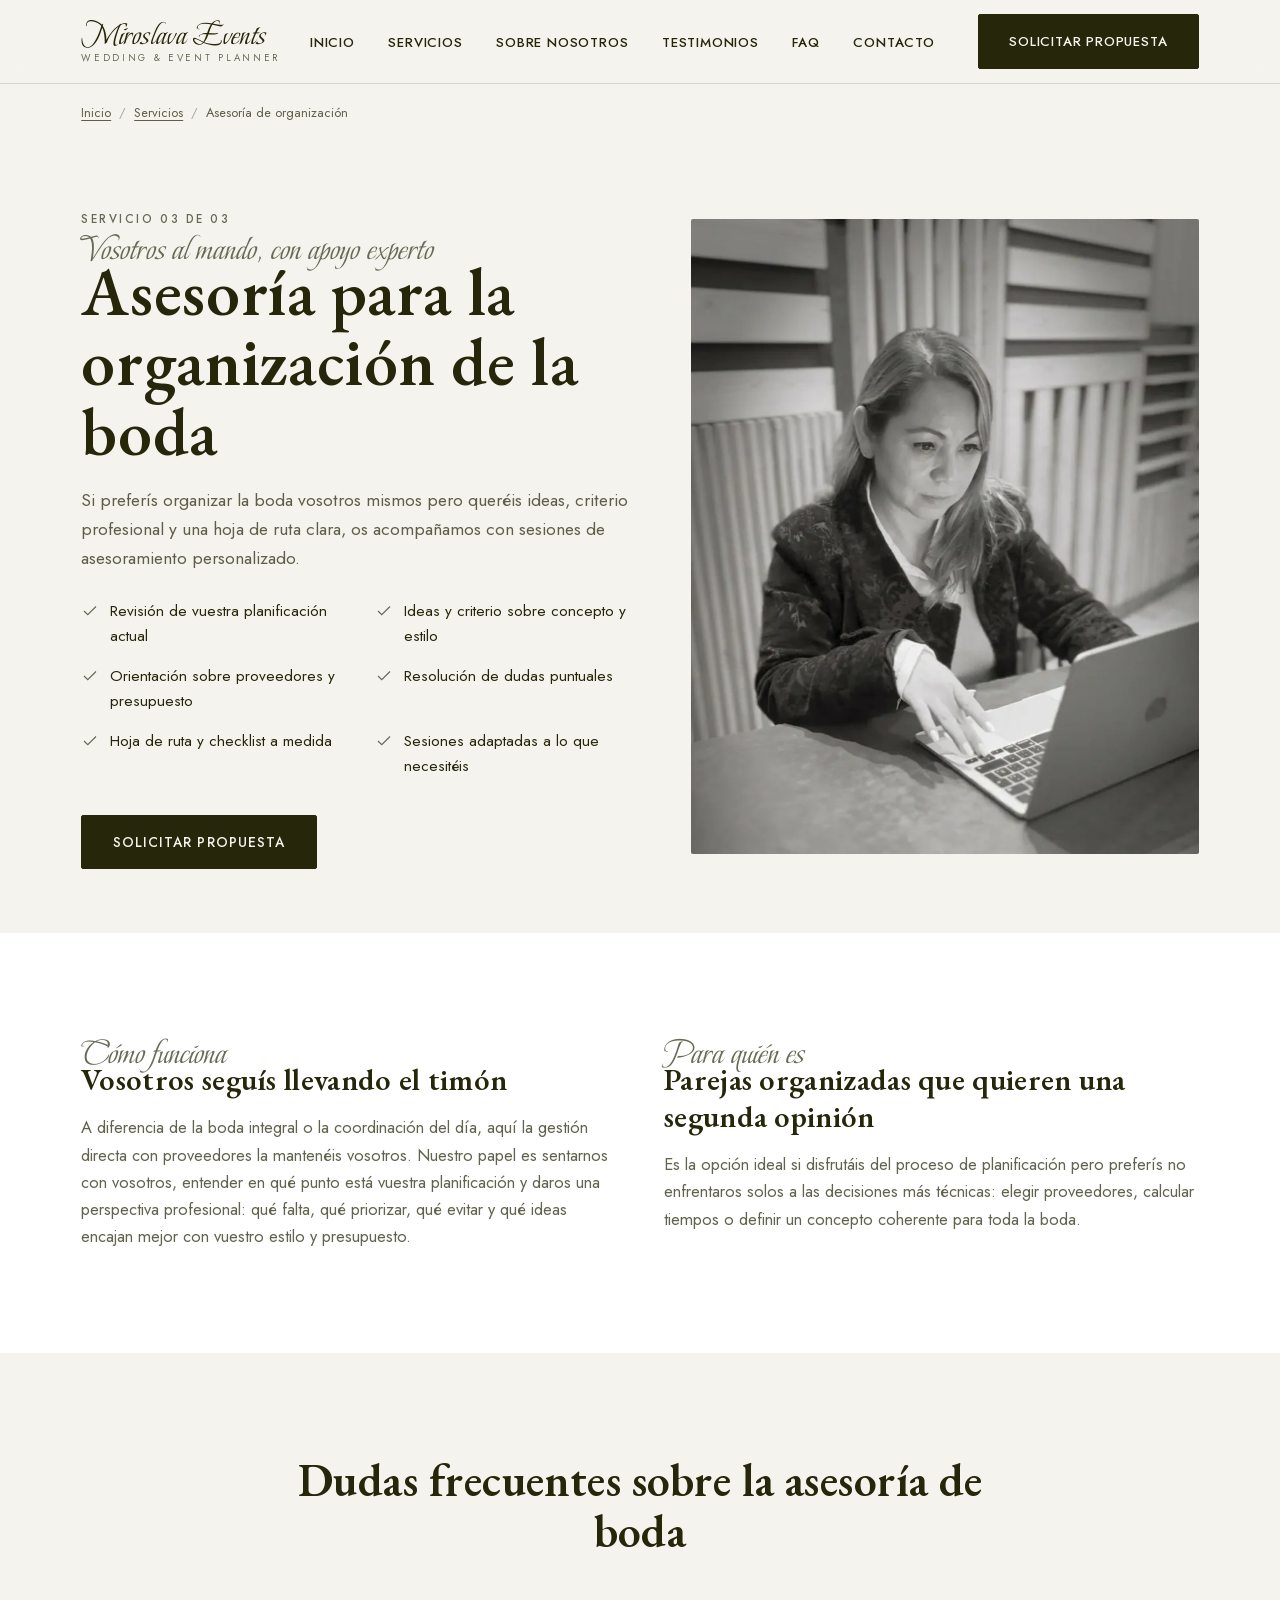
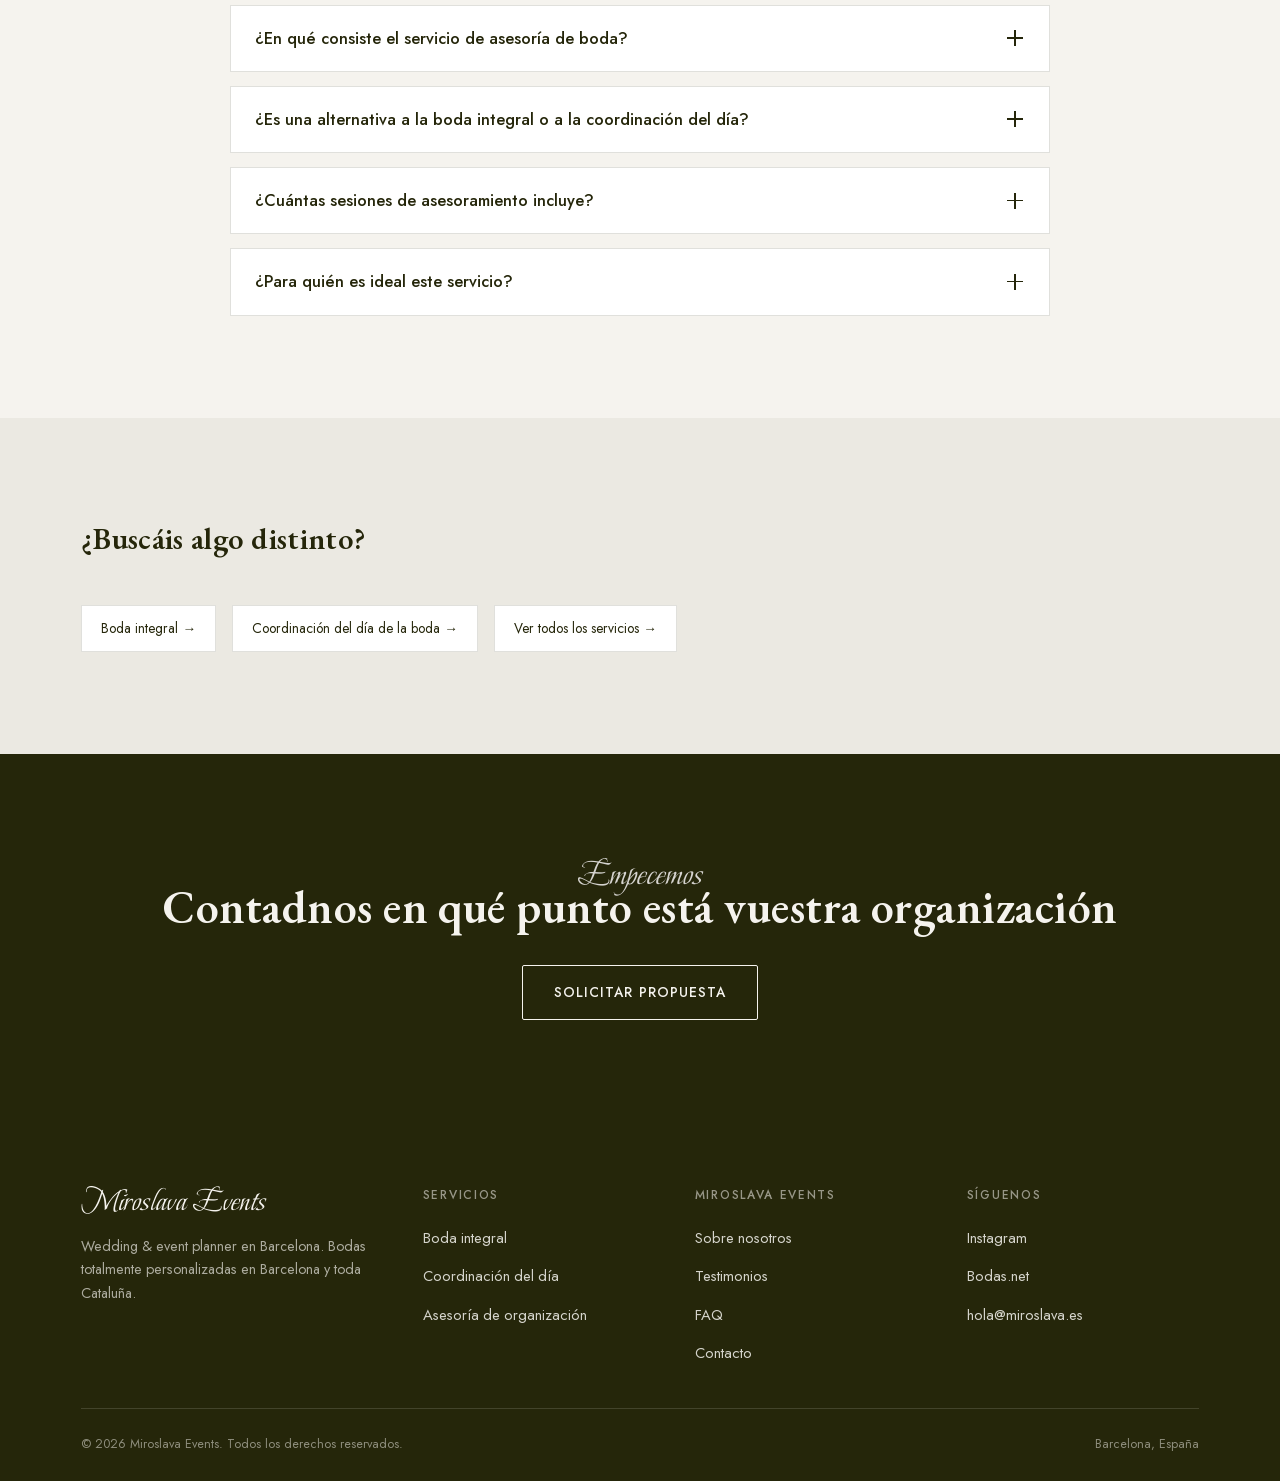
<file: servicios/asesoria-organizacion-boda.html>
<!doctype html>
<html lang="es">
<head>
<!-- Google tag (gtag.js) -->
<script async src="https://www.googletagmanager.com/gtag/js?id=G-KEJB0YLHL4"></script>
<script>
  window.dataLayer = window.dataLayer || [];
  function gtag(){dataLayer.push(arguments);}
  gtag('js', new Date());

  gtag('config', 'G-KEJB0YLHL4');
</script>
<meta charset="UTF-8">
<meta name="viewport" content="width=device-width, initial-scale=1">
<title>Asesoría para la Organización de tu Boda en Barcelona | Miroslava Events</title>
<meta name="description" content="Asesoría personalizada para parejas que organizan su propia boda en Barcelona y Cataluña. Criterio profesional, ideas y una hoja de ruta clara, sin delegar toda la organización.">
<link rel="canonical" href="https://miroslava.es/servicios/asesoria-organizacion-boda.html">
<meta name="robots" content="index, follow, max-image-preview:large">

<meta property="og:type" content="website">
<meta property="og:site_name" content="Miroslava Events">
<meta property="og:title" content="Asesoría para la Organización de tu Boda | Miroslava Events">
<meta property="og:description" content="Criterio profesional, ideas y una hoja de ruta clara para parejas que organizan su propia boda en Barcelona y Cataluña.">
<meta property="og:url" content="https://miroslava.es/servicios/asesoria-organizacion-boda.html">
<meta property="og:image" content="https://miroslava.es/assets/images/og-cover.jpg">
<meta property="og:locale" content="es_ES">
<meta name="twitter:card" content="summary_large_image">

<link rel="icon" href="/assets/images/favicon.svg" type="image/svg+xml">
<link rel="stylesheet" href="/assets/css/style.css">

<script type="application/ld+json">
{
  "@context": "https://schema.org",
  "@type": "Service",
  "serviceType": "Asesoría de organización de bodas",
  "name": "Asesoría para la organización de la boda",
  "description": "Sesiones de asesoramiento personalizado para parejas que organizan su propia boda, con ideas, criterio profesional y una hoja de ruta clara.",
  "provider": {"@id": "https://miroslava.es/#organization"},
  "areaServed": [{"@type":"City","name":"Barcelona"},{"@type":"AdministrativeArea","name":"Cataluña"}],
  "url": "https://miroslava.es/servicios/asesoria-organizacion-boda.html"
}
</script>
<script type="application/ld+json">
{
  "@context": "https://schema.org",
  "@type": "BreadcrumbList",
  "itemListElement": [
    {"@type": "ListItem", "position": 1, "name": "Inicio", "item": "https://miroslava.es/"},
    {"@type": "ListItem", "position": 2, "name": "Servicios", "item": "https://miroslava.es/servicios/"},
    {"@type": "ListItem", "position": 3, "name": "Asesoría para la organización de la boda", "item": "https://miroslava.es/servicios/asesoria-organizacion-boda.html"}
  ]
}
</script>
<script type="application/ld+json">
{
  "@context": "https://schema.org",
  "@type": "FAQPage",
  "mainEntity": [
    {"@type":"Question","name":"¿En qué consiste el servicio de asesoría de boda?","acceptedAnswer":{"@type":"Answer","text":"Consiste en sesiones de asesoramiento en las que revisamos con vosotros vuestra propia planificación, resolvemos dudas concretas, os damos ideas y criterio profesional, y os ayudamos a priorizar qué hacer en cada fase de la organización."}},
    {"@type":"Question","name":"¿Es una alternativa a la boda integral o a la coordinación del día?","acceptedAnswer":{"@type":"Answer","text":"Es un servicio distinto: aquí la organización y la gestión con proveedores las lleváis vosotros, y nosotros aportamos orientación profesional en los puntos donde más lo necesitéis, sin asumir la ejecución completa."}},
    {"@type":"Question","name":"¿Cuántas sesiones de asesoramiento incluye?","acceptedAnswer":{"@type":"Answer","text":"El número de sesiones se adapta a lo que necesitéis, desde una consulta puntual sobre un aspecto concreto hasta un acompañamiento en varios momentos clave del proceso. Lo definimos juntos en la propuesta inicial."}},
    {"@type":"Question","name":"¿Para quién es ideal este servicio?","acceptedAnswer":{"@type":"Answer","text":"Para parejas organizadas que disfrutan planificando su boda por su cuenta, pero que en ciertos momentos quieren la opinión de profesionales del sector para evitar errores o ganar tiempo."}}
  ]
}
</script>
</head>
<body>
<a class="skip-link" href="#main">Saltar al contenido</a>

<header class="site-header">
  <div class="wrap">
    <a href="/" class="logo">Miroslava Events<small>Wedding &amp; Event Planner</small></a>
    <button class="nav-toggle" aria-expanded="false" aria-controls="main-nav" aria-label="Abrir menú"><span></span></button>
    <nav class="main-nav" id="main-nav" aria-label="Navegación principal">
      <ul>
        <li><a href="/">Inicio</a></li>
        <li class="has-dropdown">
          <a href="/servicios/">Servicios</a>
          <div class="dropdown">
            <a href="/servicios/boda-integral.html">Boda integral</a>
            <a href="/servicios/coordinacion-dia-boda.html">Coordinación del día</a>
            <a href="/servicios/asesoria-organizacion-boda.html" aria-current="page">Asesoría de organización</a>
          </div>
        </li>
        <li><a href="/#sobre-nosotros">Sobre nosotros</a></li>
        <li><a href="/#testimonios">Testimonios</a></li>
        <li><a href="/#faq">FAQ</a></li>
        <li><a href="/#contacto">Contacto</a></li>
        <li class="nav-cta"><a href="/#contacto" class="btn btn-primary">Solicitar propuesta</a></li>
      </ul>
    </nav>
  </div>
</header>

<nav class="breadcrumbs wrap" aria-label="Miga de pan">
  <a href="/">Inicio</a><span class="sep">/</span><a href="/servicios/">Servicios</a><span class="sep">/</span><span>Asesoría de organización</span>
</nav>

<main id="main">
  <section class="service-hero">
    <div class="wrap">
      <div class="reveal">
        <span class="eyebrow">Servicio 03 de 03</span>
        <span class="kicker">Vosotros al mando, con apoyo experto</span>
        <h1 class="heading-xl">Asesoría para la organización de la boda</h1>
        <p class="lede" style="margin-top:1.2rem;">Si preferís organizar la boda vosotros mismos pero queréis ideas, criterio profesional y una hoja de ruta clara, os acompañamos con sesiones de asesoramiento personalizado.</p>

        <ul class="included-list">
          <li><svg viewBox="0 0 24 24"><path d="M4 12l5 5L20 6"/></svg> Revisión de vuestra planificación actual</li>
          <li><svg viewBox="0 0 24 24"><path d="M4 12l5 5L20 6"/></svg> Ideas y criterio sobre concepto y estilo</li>
          <li><svg viewBox="0 0 24 24"><path d="M4 12l5 5L20 6"/></svg> Orientación sobre proveedores y presupuesto</li>
          <li><svg viewBox="0 0 24 24"><path d="M4 12l5 5L20 6"/></svg> Resolución de dudas puntuales</li>
          <li><svg viewBox="0 0 24 24"><path d="M4 12l5 5L20 6"/></svg> Hoja de ruta y checklist a medida</li>
          <li><svg viewBox="0 0 24 24"><path d="M4 12l5 5L20 6"/></svg> Sesiones adaptadas a lo que necesitéis</li>
        </ul>

        <div class="hero-ctas" style="justify-content:flex-start; margin-top:2.2rem;">
          <a href="/#contacto" class="btn btn-primary">Solicitar propuesta</a>
        </div>
      </div>

      <div class="reveal">
        <picture>
          <source srcset="/assets/images/asesoria-organizacion-boda.webp" type="image/webp">
          <img class="ph-4x5" src="/assets/images/asesoria-organizacion-boda.jpg" alt="Organizadora de Miroslava Events trabajando en una sesión de asesoría de boda" loading="lazy" width="800" height="1000">
        </picture>
      </div>
    </div>
  </section>

  <section class="section-alt">
    <div class="wrap two-col">
      <div class="reveal">
        <span class="kicker">Cómo funciona</span>
        <h2 class="heading-md">Vosotros seguís llevando el timón</h2>
        <p style="margin-top:1rem; color:var(--c-drab-70);">A diferencia de la boda integral o la coordinación del día, aquí la gestión directa con proveedores la mantenéis vosotros. Nuestro papel es sentarnos con vosotros, entender en qué punto está vuestra planificación y daros una perspectiva profesional: qué falta, qué priorizar, qué evitar y qué ideas encajan mejor con vuestro estilo y presupuesto.</p>
      </div>
      <div class="reveal">
        <span class="kicker">Para quién es</span>
        <h2 class="heading-md">Parejas organizadas que quieren una segunda opinión</h2>
        <p style="margin-top:1rem; color:var(--c-drab-70);">Es la opción ideal si disfrutáis del proceso de planificación pero preferís no enfrentaros solos a las decisiones más técnicas: elegir proveedores, calcular tiempos o definir un concepto coherente para toda la boda.</p>
      </div>
    </div>
  </section>

  <section id="faq-servicio">
    <div class="wrap">
      <div class="section-head center reveal">
        <h2 class="heading-lg">Dudas frecuentes sobre la asesoría de boda</h2>
      </div>
      <div class="faq-list reveal">
        <details class="faq-item">
          <summary>¿En qué consiste el servicio de asesoría de boda? <span class="q-icon"></span></summary>
          <div class="faq-a">Consiste en sesiones de asesoramiento en las que revisamos con vosotros vuestra propia planificación, resolvemos dudas concretas, os damos ideas y criterio profesional, y os ayudamos a priorizar qué hacer en cada fase de la organización.</div>
        </details>
        <details class="faq-item">
          <summary>¿Es una alternativa a la boda integral o a la coordinación del día? <span class="q-icon"></span></summary>
          <div class="faq-a">Es un servicio distinto: aquí la organización y la gestión con proveedores las lleváis vosotros, y nosotros aportamos orientación profesional en los puntos donde más lo necesitéis, sin asumir la ejecución completa.</div>
        </details>
        <details class="faq-item">
          <summary>¿Cuántas sesiones de asesoramiento incluye? <span class="q-icon"></span></summary>
          <div class="faq-a">El número de sesiones se adapta a lo que necesitéis, desde una consulta puntual sobre un aspecto concreto hasta un acompañamiento en varios momentos clave del proceso. Lo definimos juntos en la propuesta inicial.</div>
        </details>
        <details class="faq-item">
          <summary>¿Para quién es ideal este servicio? <span class="q-icon"></span></summary>
          <div class="faq-a">Para parejas organizadas que disfrutan planificando su boda por su cuenta, pero que en ciertos momentos quieren la opinión de profesionales del sector para evitar errores o ganar tiempo.</div>
        </details>
      </div>
    </div>
  </section>

  <section class="section-moss">
    <div class="wrap">
      <div class="section-head reveal">
        <h2 class="heading-md">¿Buscáis algo distinto?</h2>
      </div>
      <div class="related-services reveal">
        <a href="/servicios/boda-integral.html">Boda integral →</a>
        <a href="/servicios/coordinacion-dia-boda.html">Coordinación del día de la boda →</a>
        <a href="/servicios/">Ver todos los servicios →</a>
      </div>
    </div>
  </section>

  <section class="section-dark center-cta">
    <div class="wrap">
      <span class="kicker" style="color:var(--c-timberwolf);">Empecemos</span>
      <h2 class="heading-lg">Contadnos en qué punto está vuestra organización</h2>
      <div style="margin-top:2rem;"><a class="btn btn-on-dark" href="/#contacto">Solicitar propuesta</a></div>
    </div>
  </section>
</main>

<footer class="site-footer">
  <div class="wrap">
    <div class="footer-grid">
      <div>
        <a href="/" class="logo">Miroslava Events</a>
        <p>Wedding &amp; event planner en Barcelona. Bodas totalmente personalizadas en Barcelona y toda Cataluña.</p>
      </div>
      <div class="footer-col">
        <h4>Servicios</h4>
        <ul>
          <li><a href="/servicios/boda-integral.html">Boda integral</a></li>
          <li><a href="/servicios/coordinacion-dia-boda.html">Coordinación del día</a></li>
          <li><a href="/servicios/asesoria-organizacion-boda.html">Asesoría de organización</a></li>
        </ul>
      </div>
      <div class="footer-col">
        <h4>Miroslava Events</h4>
        <ul>
          <li><a href="/#sobre-nosotros">Sobre nosotros</a></li>
          <li><a href="/#testimonios">Testimonios</a></li>
          <li><a href="/#faq">FAQ</a></li>
          <li><a href="/#contacto">Contacto</a></li>
        </ul>
      </div>
      <div class="footer-col">
        <h4>Síguenos</h4>
        <ul>
          <li><a href="https://www.instagram.com/miroslavaevents/" target="_blank" rel="noopener noreferrer">Instagram</a></li>
          <li><a href="https://www.bodas.net/organizacion-bodas/miroslava-events--e266155" target="_blank" rel="noopener noreferrer">Bodas.net</a></li>
          <li><a href="mailto:hola@miroslava.es">hola@miroslava.es</a></li>
        </ul>
      </div>
    </div>
    <div class="footer-bottom">
      <span>© <span data-year></span> Miroslava Events. Todos los derechos reservados.</span>
      <span>Barcelona, España</span>
    </div>
  </div>
</footer>

<script src="/assets/js/main.js"></script>
</body>
</html>
</file>
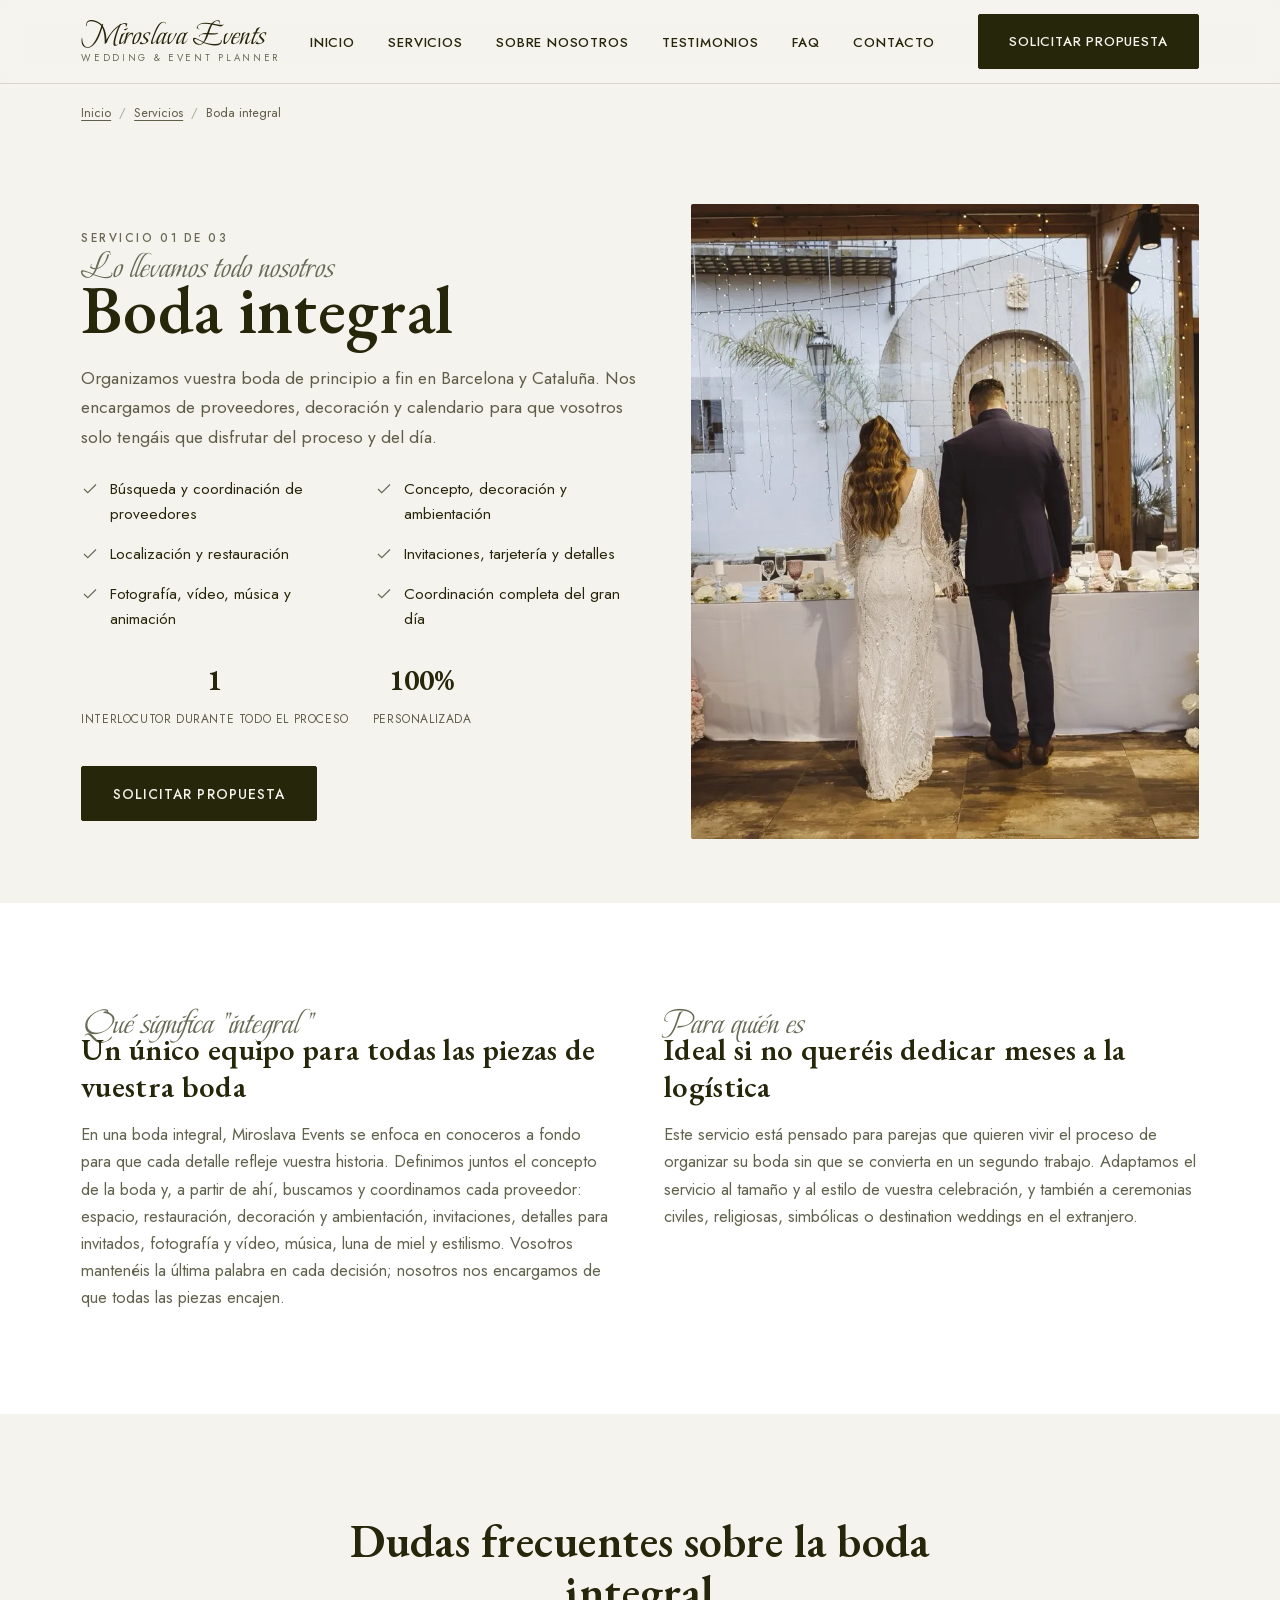
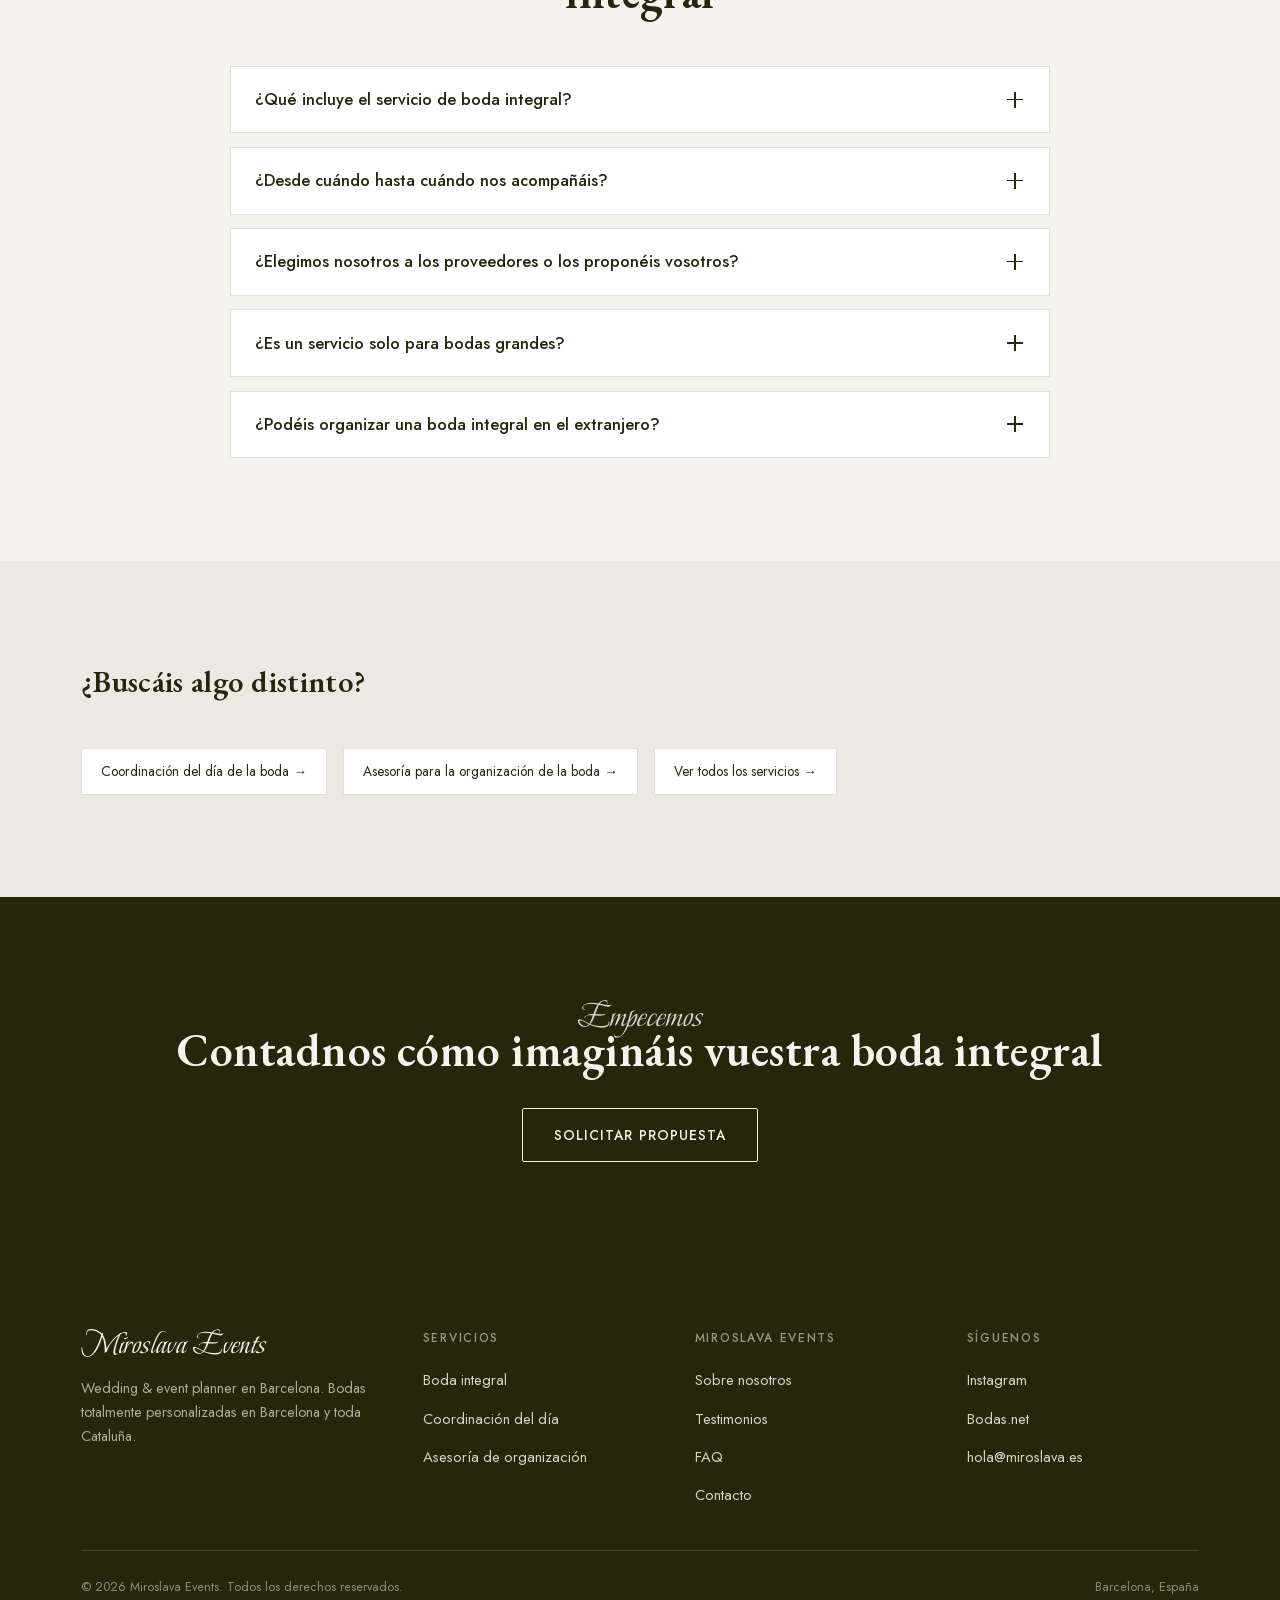
<file: servicios/boda-integral.html>
<!doctype html>
<html lang="es">
<head>
<!-- Google tag (gtag.js) -->
<script async src="https://www.googletagmanager.com/gtag/js?id=G-KEJB0YLHL4"></script>
<script>
  window.dataLayer = window.dataLayer || [];
  function gtag(){dataLayer.push(arguments);}
  gtag('js', new Date());

  gtag('config', 'G-KEJB0YLHL4');
</script>
<meta charset="UTF-8">
<meta name="viewport" content="width=device-width, initial-scale=1">
<title>Boda Integral en Barcelona | Miroslava Events</title>
<meta name="description" content="El servicio de boda integral de Miroslava Events se ocupa de organizar vuestra boda de principio a fin en Barcelona y Cataluña: proveedores, decoración, calendario y coordinación del día.">
<link rel="canonical" href="https://miroslava.es/servicios/boda-integral.html">
<meta name="robots" content="index, follow, max-image-preview:large">

<meta property="og:type" content="website">
<meta property="og:site_name" content="Miroslava Events">
<meta property="og:title" content="Boda Integral en Barcelona | Miroslava Events">
<meta property="og:description" content="Organizamos vuestra boda de principio a fin en Barcelona y Cataluña: proveedores, decoración, calendario y coordinación del gran día.">
<meta property="og:url" content="https://miroslava.es/servicios/boda-integral.html">
<meta property="og:image" content="https://miroslava.es/assets/images/og-cover.jpg">
<meta property="og:locale" content="es_ES">
<meta name="twitter:card" content="summary_large_image">

<link rel="icon" href="/assets/images/favicon.svg" type="image/svg+xml">
<link rel="stylesheet" href="/assets/css/style.css">

<script type="application/ld+json">
{
  "@context": "https://schema.org",
  "@type": "Service",
  "serviceType": "Boda integral / organización completa de bodas",
  "name": "Boda integral",
  "description": "Organización completa de la boda de principio a fin: búsqueda y coordinación de proveedores, decoración, ambientación, calendario y coordinación del día del evento.",
  "provider": {"@id": "https://miroslava.es/#organization"},
  "areaServed": [{"@type":"City","name":"Barcelona"},{"@type":"AdministrativeArea","name":"Cataluña"}],
  "url": "https://miroslava.es/servicios/boda-integral.html"
}
</script>
<script type="application/ld+json">
{
  "@context": "https://schema.org",
  "@type": "BreadcrumbList",
  "itemListElement": [
    {"@type": "ListItem", "position": 1, "name": "Inicio", "item": "https://miroslava.es/"},
    {"@type": "ListItem", "position": 2, "name": "Servicios", "item": "https://miroslava.es/servicios/"},
    {"@type": "ListItem", "position": 3, "name": "Boda integral", "item": "https://miroslava.es/servicios/boda-integral.html"}
  ]
}
</script>
<script type="application/ld+json">
{
  "@context": "https://schema.org",
  "@type": "FAQPage",
  "mainEntity": [
    {"@type":"Question","name":"¿Qué incluye el servicio de boda integral de Miroslava Events?","acceptedAnswer":{"@type":"Answer","text":"Incluye la búsqueda y coordinación de proveedores (localización, catering, fotografía y vídeo, música, decoración, invitaciones, estilismo y más), la definición del concepto y la ambientación, el seguimiento del presupuesto y del calendario, y la coordinación del propio día de la boda."}},
    {"@type":"Question","name":"¿Desde cuándo hasta cuándo nos acompañáis en una boda integral?","acceptedAnswer":{"@type":"Answer","text":"Desde la primera reunión, en la que definimos vuestra visión de boda, hasta el último brindis del gran día. El proceso incluye la propuesta inicial, la planificación con proveedores y la coordinación completa de la jornada."}},
    {"@type":"Question","name":"¿Elegimos nosotros a los proveedores o los proponéis vosotros?","acceptedAnswer":{"@type":"Answer","text":"Os proponemos proveedores que encajan con vuestro estilo, presupuesto y localización, y la decisión final siempre es vuestra. Nosotros nos encargamos de la comunicación y coordinación con ellos durante todo el proceso."}},
    {"@type":"Question","name":"¿La boda integral es solo para bodas grandes?","acceptedAnswer":{"@type":"Answer","text":"No. Adaptamos el servicio de boda integral al tamaño y al estilo de cada celebración, desde encuentros íntimos hasta bodas de gran formato."}},
    {"@type":"Question","name":"¿Podéis organizar una boda integral en el extranjero?","acceptedAnswer":{"@type":"Answer","text":"Sí, también organizamos destination weddings para parejas que quieren celebrar su boda fuera de España."}}
  ]
}
</script>
</head>
<body>
<a class="skip-link" href="#main">Saltar al contenido</a>

<header class="site-header">
  <div class="wrap">
    <a href="/" class="logo">Miroslava Events<small>Wedding &amp; Event Planner</small></a>
    <button class="nav-toggle" aria-expanded="false" aria-controls="main-nav" aria-label="Abrir menú"><span></span></button>
    <nav class="main-nav" id="main-nav" aria-label="Navegación principal">
      <ul>
        <li><a href="/">Inicio</a></li>
        <li class="has-dropdown">
          <a href="/servicios/">Servicios</a>
          <div class="dropdown">
            <a href="/servicios/boda-integral.html" aria-current="page">Boda integral</a>
            <a href="/servicios/coordinacion-dia-boda.html">Coordinación del día</a>
            <a href="/servicios/asesoria-organizacion-boda.html">Asesoría de organización</a>
          </div>
        </li>
        <li><a href="/#sobre-nosotros">Sobre nosotros</a></li>
        <li><a href="/#testimonios">Testimonios</a></li>
        <li><a href="/#faq">FAQ</a></li>
        <li><a href="/#contacto">Contacto</a></li>
        <li class="nav-cta"><a href="/#contacto" class="btn btn-primary">Solicitar propuesta</a></li>
      </ul>
    </nav>
  </div>
</header>

<nav class="breadcrumbs wrap" aria-label="Miga de pan">
  <a href="/">Inicio</a><span class="sep">/</span><a href="/servicios/">Servicios</a><span class="sep">/</span><span>Boda integral</span>
</nav>

<main id="main">
  <section class="service-hero">
    <div class="wrap">
      <div class="reveal">
        <span class="eyebrow">Servicio 01 de 03</span>
        <span class="kicker">Lo llevamos todo nosotros</span>
        <h1 class="heading-xl">Boda integral</h1>
        <p class="lede" style="margin-top:1.2rem;">Organizamos vuestra boda de principio a fin en Barcelona y Cataluña. Nos encargamos de proveedores, decoración y calendario para que vosotros solo tengáis que disfrutar del proceso y del día.</p>

        <ul class="included-list">
          <li><svg viewBox="0 0 24 24"><path d="M4 12l5 5L20 6"/></svg> Búsqueda y coordinación de proveedores</li>
          <li><svg viewBox="0 0 24 24"><path d="M4 12l5 5L20 6"/></svg> Concepto, decoración y ambientación</li>
          <li><svg viewBox="0 0 24 24"><path d="M4 12l5 5L20 6"/></svg> Localización y restauración</li>
          <li><svg viewBox="0 0 24 24"><path d="M4 12l5 5L20 6"/></svg> Invitaciones, tarjetería y detalles</li>
          <li><svg viewBox="0 0 24 24"><path d="M4 12l5 5L20 6"/></svg> Fotografía, vídeo, música y animación</li>
          <li><svg viewBox="0 0 24 24"><path d="M4 12l5 5L20 6"/></svg> Coordinación completa del gran día</li>
        </ul>

        <div class="ideal-for">
          <div class="stat"><strong>1</strong><span>Interlocutor durante todo el proceso</span></div>
          <div class="stat"><strong>100%</strong><span>Personalizada</span></div>
        </div>

        <div class="hero-ctas" style="justify-content:flex-start; margin-top:2.2rem;">
          <a href="/#contacto" class="btn btn-primary">Solicitar propuesta</a>
        </div>
      </div>

      <div class="reveal">
        <picture>
          <source srcset="/assets/images/boda-integral.webp" type="image/webp">
          <img class="ph-4x5" src="/assets/images/boda-integral.jpg" alt="Pareja de espaldas cogida de la mano frente a la mesa nupcial decorada" loading="lazy" width="800" height="1000">
        </picture>
      </div>
    </div>
  </section>

  <section class="section-alt">
    <div class="wrap two-col">
      <div class="reveal">
        <span class="kicker">Qué significa "integral"</span>
        <h2 class="heading-md">Un único equipo para todas las piezas de vuestra boda</h2>
        <p style="margin-top:1rem; color:var(--c-drab-70);">En una boda integral, Miroslava Events se enfoca en conoceros a fondo para que cada detalle refleje vuestra historia. Definimos juntos el concepto de la boda y, a partir de ahí, buscamos y coordinamos cada proveedor: espacio, restauración, decoración y ambientación, invitaciones, detalles para invitados, fotografía y vídeo, música, luna de miel y estilismo. Vosotros mantenéis la última palabra en cada decisión; nosotros nos encargamos de que todas las piezas encajen.</p>
      </div>
      <div class="reveal">
        <span class="kicker">Para quién es</span>
        <h2 class="heading-md">Ideal si no queréis dedicar meses a la logística</h2>
        <p style="margin-top:1rem; color:var(--c-drab-70);">Este servicio está pensado para parejas que quieren vivir el proceso de organizar su boda sin que se convierta en un segundo trabajo. Adaptamos el servicio al tamaño y al estilo de vuestra celebración, y también a ceremonias civiles, religiosas, simbólicas o destination weddings en el extranjero.</p>
      </div>
    </div>
  </section>

  <section id="faq-servicio">
    <div class="wrap">
      <div class="section-head center reveal">
        <h2 class="heading-lg">Dudas frecuentes sobre la boda integral</h2>
      </div>
      <div class="faq-list reveal">
        <details class="faq-item">
          <summary>¿Qué incluye el servicio de boda integral? <span class="q-icon"></span></summary>
          <div class="faq-a">Incluye la búsqueda y coordinación de proveedores (localización, catering, fotografía y vídeo, música, decoración, invitaciones, estilismo y más), la definición del concepto y la ambientación, el seguimiento del presupuesto y del calendario, y la coordinación del propio día de la boda.</div>
        </details>
        <details class="faq-item">
          <summary>¿Desde cuándo hasta cuándo nos acompañáis? <span class="q-icon"></span></summary>
          <div class="faq-a">Desde la primera reunión, en la que definimos vuestra visión de boda, hasta el último brindis del gran día. El proceso incluye la propuesta inicial, la planificación con proveedores y la coordinación completa de la jornada.</div>
        </details>
        <details class="faq-item">
          <summary>¿Elegimos nosotros a los proveedores o los proponéis vosotros? <span class="q-icon"></span></summary>
          <div class="faq-a">Os proponemos proveedores que encajan con vuestro estilo, presupuesto y localización, y la decisión final siempre es vuestra. Nosotros nos encargamos de la comunicación y coordinación con ellos durante todo el proceso.</div>
        </details>
        <details class="faq-item">
          <summary>¿Es un servicio solo para bodas grandes? <span class="q-icon"></span></summary>
          <div class="faq-a">No. Adaptamos el servicio de boda integral al tamaño y al estilo de cada celebración, desde encuentros íntimos hasta bodas de gran formato.</div>
        </details>
        <details class="faq-item">
          <summary>¿Podéis organizar una boda integral en el extranjero? <span class="q-icon"></span></summary>
          <div class="faq-a">Sí, también organizamos destination weddings para parejas que quieren celebrar su boda fuera de España.</div>
        </details>
      </div>
    </div>
  </section>

  <section class="section-moss">
    <div class="wrap">
      <div class="section-head reveal">
        <h2 class="heading-md">¿Buscáis algo distinto?</h2>
      </div>
      <div class="related-services reveal">
        <a href="/servicios/coordinacion-dia-boda.html">Coordinación del día de la boda →</a>
        <a href="/servicios/asesoria-organizacion-boda.html">Asesoría para la organización de la boda →</a>
        <a href="/servicios/">Ver todos los servicios →</a>
      </div>
    </div>
  </section>

  <section class="section-dark center-cta">
    <div class="wrap">
      <span class="kicker" style="color:var(--c-timberwolf);">Empecemos</span>
      <h2 class="heading-lg">Contadnos cómo imagináis vuestra boda integral</h2>
      <div style="margin-top:2rem;"><a class="btn btn-on-dark" href="/#contacto">Solicitar propuesta</a></div>
    </div>
  </section>
</main>

<footer class="site-footer">
  <div class="wrap">
    <div class="footer-grid">
      <div>
        <a href="/" class="logo">Miroslava Events</a>
        <p>Wedding &amp; event planner en Barcelona. Bodas totalmente personalizadas en Barcelona y toda Cataluña.</p>
      </div>
      <div class="footer-col">
        <h4>Servicios</h4>
        <ul>
          <li><a href="/servicios/boda-integral.html">Boda integral</a></li>
          <li><a href="/servicios/coordinacion-dia-boda.html">Coordinación del día</a></li>
          <li><a href="/servicios/asesoria-organizacion-boda.html">Asesoría de organización</a></li>
        </ul>
      </div>
      <div class="footer-col">
        <h4>Miroslava Events</h4>
        <ul>
          <li><a href="/#sobre-nosotros">Sobre nosotros</a></li>
          <li><a href="/#testimonios">Testimonios</a></li>
          <li><a href="/#faq">FAQ</a></li>
          <li><a href="/#contacto">Contacto</a></li>
        </ul>
      </div>
      <div class="footer-col">
        <h4>Síguenos</h4>
        <ul>
          <li><a href="https://www.instagram.com/miroslavaevents/" target="_blank" rel="noopener noreferrer">Instagram</a></li>
          <li><a href="https://www.bodas.net/organizacion-bodas/miroslava-events--e266155" target="_blank" rel="noopener noreferrer">Bodas.net</a></li>
          <li><a href="mailto:hola@miroslava.es">hola@miroslava.es</a></li>
        </ul>
      </div>
    </div>
    <div class="footer-bottom">
      <span>© <span data-year></span> Miroslava Events. Todos los derechos reservados.</span>
      <span>Barcelona, España</span>
    </div>
  </div>
</footer>

<script src="/assets/js/main.js"></script>
</body>
</html>
</file>
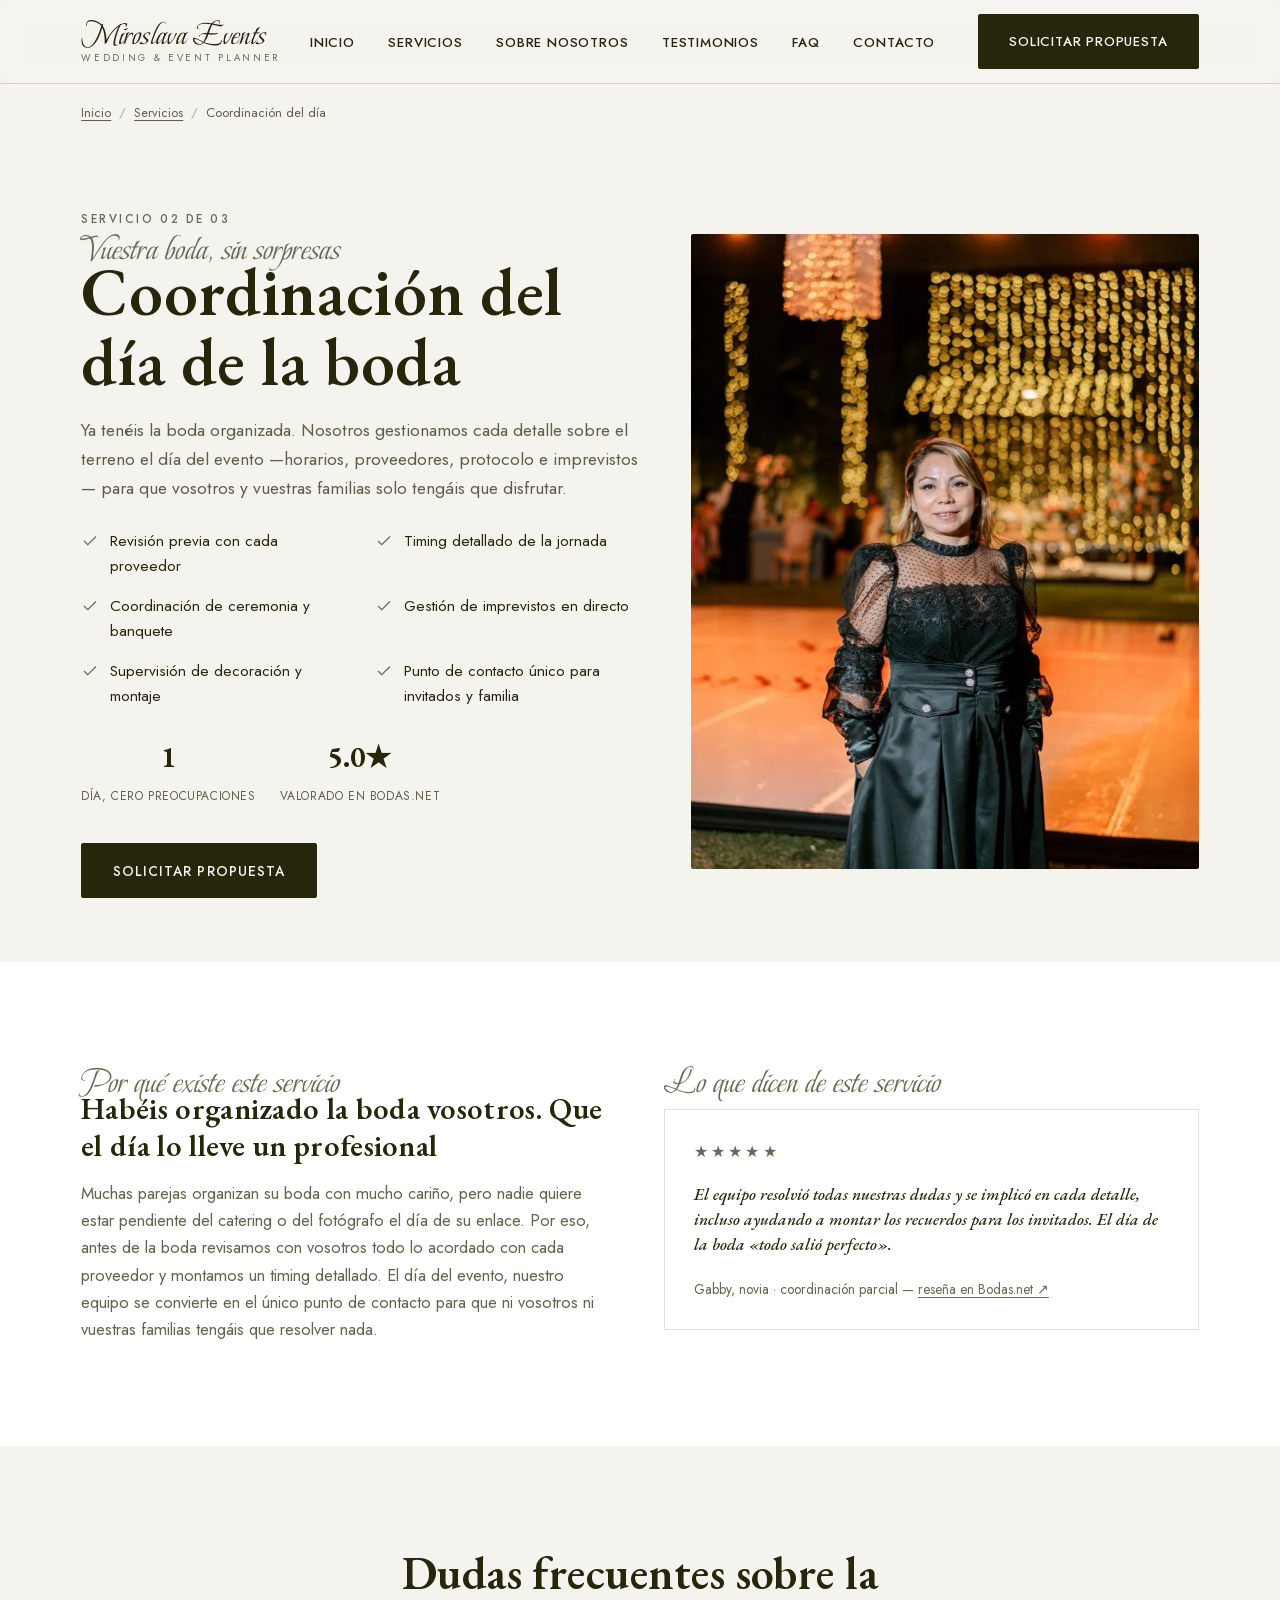
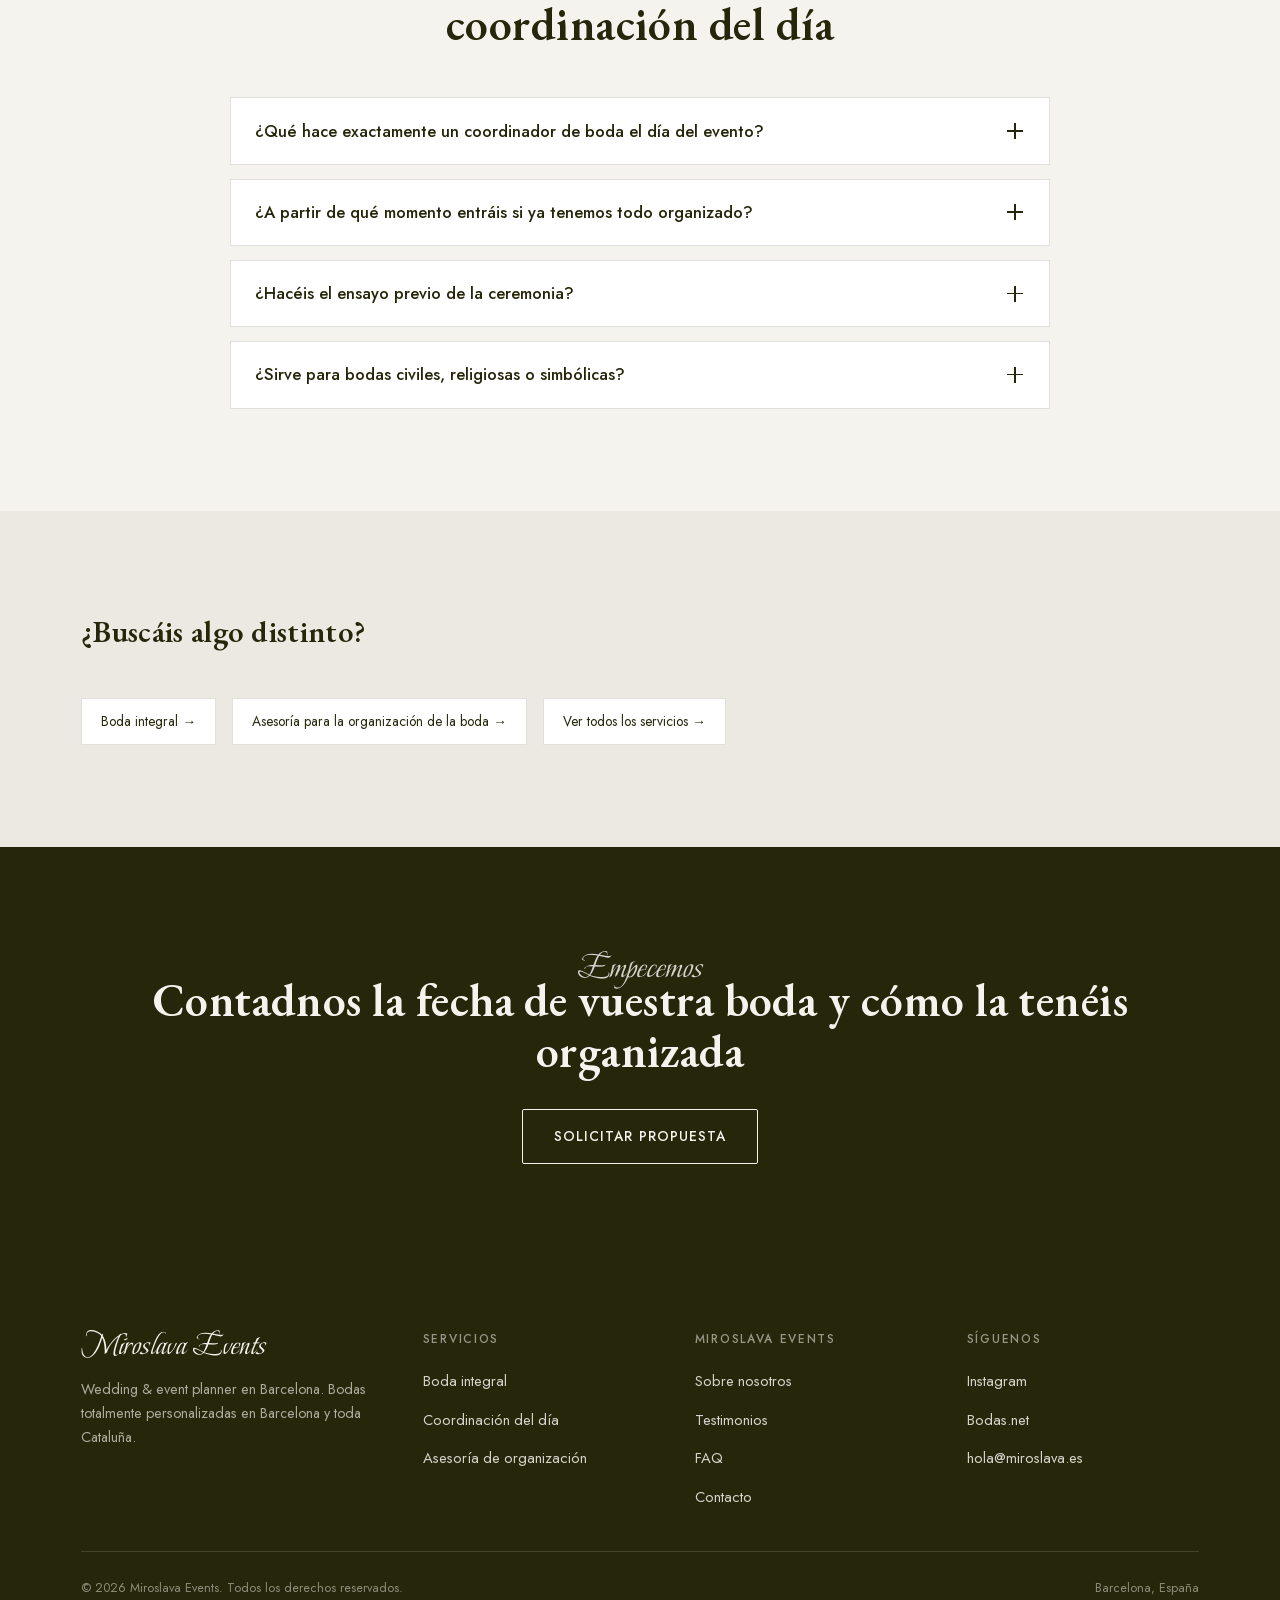
<file: servicios/coordinacion-dia-boda.html>
<!doctype html>
<html lang="es">
<head>
<!-- Google tag (gtag.js) -->
<script async src="https://www.googletagmanager.com/gtag/js?id=G-KEJB0YLHL4"></script>
<script>
  window.dataLayer = window.dataLayer || [];
  function gtag(){dataLayer.push(arguments);}
  gtag('js', new Date());

  gtag('config', 'G-KEJB0YLHL4');
</script>
<meta charset="UTF-8">
<meta name="viewport" content="width=device-width, initial-scale=1">
<title>Coordinación del Día de la Boda en Barcelona | Miroslava Events</title>
<meta name="description" content="Coordinación del día de la boda en Barcelona y Cataluña: gestionamos horarios, proveedores e imprevistos el día del evento para que viváis vuestra boda sin preocupaciones.">
<link rel="canonical" href="https://miroslava.es/servicios/coordinacion-dia-boda.html">
<meta name="robots" content="index, follow, max-image-preview:large">

<meta property="og:type" content="website">
<meta property="og:site_name" content="Miroslava Events">
<meta property="og:title" content="Coordinación del Día de la Boda en Barcelona | Miroslava Events">
<meta property="og:description" content="Gestionamos horarios, proveedores e imprevistos el día de vuestra boda en Barcelona y Cataluña, para que la viváis sin preocupaciones.">
<meta property="og:url" content="https://miroslava.es/servicios/coordinacion-dia-boda.html">
<meta property="og:image" content="https://miroslava.es/assets/images/og-cover.jpg">
<meta property="og:locale" content="es_ES">
<meta name="twitter:card" content="summary_large_image">

<link rel="icon" href="/assets/images/favicon.svg" type="image/svg+xml">
<link rel="stylesheet" href="/assets/css/style.css">

<script type="application/ld+json">
{
  "@context": "https://schema.org",
  "@type": "Service",
  "serviceType": "Coordinación de boda el día del evento",
  "name": "Coordinación del día de la boda",
  "description": "Coordinación integral del día de la boda: gestión de horarios, proveedores, protocolo e imprevistos para que la pareja y sus familias disfruten sin preocuparse de la logística.",
  "provider": {"@id": "https://miroslava.es/#organization"},
  "areaServed": [{"@type":"City","name":"Barcelona"},{"@type":"AdministrativeArea","name":"Cataluña"}],
  "url": "https://miroslava.es/servicios/coordinacion-dia-boda.html"
}
</script>
<script type="application/ld+json">
{
  "@context": "https://schema.org",
  "@type": "BreadcrumbList",
  "itemListElement": [
    {"@type": "ListItem", "position": 1, "name": "Inicio", "item": "https://miroslava.es/"},
    {"@type": "ListItem", "position": 2, "name": "Servicios", "item": "https://miroslava.es/servicios/"},
    {"@type": "ListItem", "position": 3, "name": "Coordinación del día de la boda", "item": "https://miroslava.es/servicios/coordinacion-dia-boda.html"}
  ]
}
</script>
<script type="application/ld+json">
{
  "@context": "https://schema.org",
  "@type": "FAQPage",
  "mainEntity": [
    {"@type":"Question","name":"¿Qué hace exactamente un coordinador de boda el día del evento?","acceptedAnswer":{"@type":"Answer","text":"Supervisa que se cumplan los horarios, recibe y coordina a todos los proveedores, resuelve imprevistos sin molestaros y se asegura de que la ceremonia, el banquete y la fiesta se desarrollen según lo previsto."}},
    {"@type":"Question","name":"¿A partir de qué momento entra el coordinador si ya tenemos todo organizado?","acceptedAnswer":{"@type":"Answer","text":"Normalmente entramos unas semanas antes de la boda para revisar con vosotros todo lo acordado con cada proveedor, y asumimos la coordinación completa a partir de ese momento, incluyendo el propio día del evento."}},
    {"@type":"Question","name":"¿Hacéis el ensayo previo de la ceremonia?","acceptedAnswer":{"@type":"Answer","text":"Sí, cuando la ceremonia lo requiere revisamos con antelación el espacio, los tiempos y el protocolo junto a las personas implicadas, para que el día de la boda todo funcione sin sorpresas."}},
    {"@type":"Question","name":"¿La coordinación del día sirve para bodas civiles, religiosas o simbólicas?","acceptedAnswer":{"@type":"Answer","text":"Sí. Coordinamos el día de la boda independientemente del tipo de ceremonia: civil, religiosa, simbólica, temática, al aire libre o en el extranjero."}}
  ]
}
</script>
</head>
<body>
<a class="skip-link" href="#main">Saltar al contenido</a>

<header class="site-header">
  <div class="wrap">
    <a href="/" class="logo">Miroslava Events<small>Wedding &amp; Event Planner</small></a>
    <button class="nav-toggle" aria-expanded="false" aria-controls="main-nav" aria-label="Abrir menú"><span></span></button>
    <nav class="main-nav" id="main-nav" aria-label="Navegación principal">
      <ul>
        <li><a href="/">Inicio</a></li>
        <li class="has-dropdown">
          <a href="/servicios/">Servicios</a>
          <div class="dropdown">
            <a href="/servicios/boda-integral.html">Boda integral</a>
            <a href="/servicios/coordinacion-dia-boda.html" aria-current="page">Coordinación del día</a>
            <a href="/servicios/asesoria-organizacion-boda.html">Asesoría de organización</a>
          </div>
        </li>
        <li><a href="/#sobre-nosotros">Sobre nosotros</a></li>
        <li><a href="/#testimonios">Testimonios</a></li>
        <li><a href="/#faq">FAQ</a></li>
        <li><a href="/#contacto">Contacto</a></li>
        <li class="nav-cta"><a href="/#contacto" class="btn btn-primary">Solicitar propuesta</a></li>
      </ul>
    </nav>
  </div>
</header>

<nav class="breadcrumbs wrap" aria-label="Miga de pan">
  <a href="/">Inicio</a><span class="sep">/</span><a href="/servicios/">Servicios</a><span class="sep">/</span><span>Coordinación del día</span>
</nav>

<main id="main">
  <section class="service-hero">
    <div class="wrap">
      <div class="reveal">
        <span class="eyebrow">Servicio 02 de 03</span>
        <span class="kicker">Vuestra boda, sin sorpresas</span>
        <h1 class="heading-xl">Coordinación del día de la boda</h1>
        <p class="lede" style="margin-top:1.2rem;">Ya tenéis la boda organizada. Nosotros gestionamos cada detalle sobre el terreno el día del evento —horarios, proveedores, protocolo e imprevistos— para que vosotros y vuestras familias solo tengáis que disfrutar.</p>

        <ul class="included-list">
          <li><svg viewBox="0 0 24 24"><path d="M4 12l5 5L20 6"/></svg> Revisión previa con cada proveedor</li>
          <li><svg viewBox="0 0 24 24"><path d="M4 12l5 5L20 6"/></svg> Timing detallado de la jornada</li>
          <li><svg viewBox="0 0 24 24"><path d="M4 12l5 5L20 6"/></svg> Coordinación de ceremonia y banquete</li>
          <li><svg viewBox="0 0 24 24"><path d="M4 12l5 5L20 6"/></svg> Gestión de imprevistos en directo</li>
          <li><svg viewBox="0 0 24 24"><path d="M4 12l5 5L20 6"/></svg> Supervisión de decoración y montaje</li>
          <li><svg viewBox="0 0 24 24"><path d="M4 12l5 5L20 6"/></svg> Punto de contacto único para invitados y familia</li>
        </ul>

        <div class="ideal-for">
          <div class="stat"><strong>1</strong><span>Día, cero preocupaciones</span></div>
          <div class="stat"><strong>5.0★</strong><span>Valorado en Bodas.net</span></div>
        </div>

        <div class="hero-ctas" style="justify-content:flex-start; margin-top:2.2rem;">
          <a href="/#contacto" class="btn btn-primary">Solicitar propuesta</a>
        </div>
      </div>

      <div class="reveal">
        <picture>
          <source srcset="/assets/images/coordinacion-dia-boda.webp" type="image/webp">
          <img class="ph-4x5" src="/assets/images/coordinacion-dia-boda.jpg" alt="Coordinadora de Miroslava Events supervisando una boda" loading="lazy" width="800" height="1000">
        </picture>
      </div>
    </div>
  </section>

  <section class="section-alt">
    <div class="wrap two-col">
      <div class="reveal">
        <span class="kicker">Por qué existe este servicio</span>
        <h2 class="heading-md">Habéis organizado la boda vosotros. Que el día lo lleve un profesional</h2>
        <p style="margin-top:1rem; color:var(--c-drab-70);">Muchas parejas organizan su boda con mucho cariño, pero nadie quiere estar pendiente del catering o del fotógrafo el día de su enlace. Por eso, antes de la boda revisamos con vosotros todo lo acordado con cada proveedor y montamos un timing detallado. El día del evento, nuestro equipo se convierte en el único punto de contacto para que ni vosotros ni vuestras familias tengáis que resolver nada.</p>
      </div>
      <div class="reveal">
        <span class="kicker">Lo que dicen de este servicio</span>
        <div class="testimonial-card" style="margin-top:1.2rem; text-align:left; padding:1.8rem;">
          <div class="stars" aria-hidden="true">★★★★★</div>
          <blockquote style="font-size:1.05rem;">El equipo resolvió todas nuestras dudas y se implicó en cada detalle, incluso ayudando a montar los recuerdos para los invitados. El día de la boda «todo salió perfecto».</blockquote>
          <cite>Gabby, novia · coordinación parcial —
            <a href="https://www.bodas.net/organizacion-bodas/miroslava-events--e266155" target="_blank" rel="noopener noreferrer">reseña en Bodas.net ↗</a>
          </cite>
        </div>
      </div>
    </div>
  </section>

  <section id="faq-servicio">
    <div class="wrap">
      <div class="section-head center reveal">
        <h2 class="heading-lg">Dudas frecuentes sobre la coordinación del día</h2>
      </div>
      <div class="faq-list reveal">
        <details class="faq-item">
          <summary>¿Qué hace exactamente un coordinador de boda el día del evento? <span class="q-icon"></span></summary>
          <div class="faq-a">Supervisa que se cumplan los horarios, recibe y coordina a todos los proveedores, resuelve imprevistos sin molestaros y se asegura de que la ceremonia, el banquete y la fiesta se desarrollen según lo previsto.</div>
        </details>
        <details class="faq-item">
          <summary>¿A partir de qué momento entráis si ya tenemos todo organizado? <span class="q-icon"></span></summary>
          <div class="faq-a">Normalmente entramos unas semanas antes de la boda para revisar con vosotros todo lo acordado con cada proveedor, y asumimos la coordinación completa a partir de ese momento, incluyendo el propio día del evento.</div>
        </details>
        <details class="faq-item">
          <summary>¿Hacéis el ensayo previo de la ceremonia? <span class="q-icon"></span></summary>
          <div class="faq-a">Sí, cuando la ceremonia lo requiere revisamos con antelación el espacio, los tiempos y el protocolo junto a las personas implicadas, para que el día de la boda todo funcione sin sorpresas.</div>
        </details>
        <details class="faq-item">
          <summary>¿Sirve para bodas civiles, religiosas o simbólicas? <span class="q-icon"></span></summary>
          <div class="faq-a">Sí. Coordinamos el día de la boda independientemente del tipo de ceremonia: civil, religiosa, simbólica, temática, al aire libre o en el extranjero.</div>
        </details>
      </div>
    </div>
  </section>

  <section class="section-moss">
    <div class="wrap">
      <div class="section-head reveal">
        <h2 class="heading-md">¿Buscáis algo distinto?</h2>
      </div>
      <div class="related-services reveal">
        <a href="/servicios/boda-integral.html">Boda integral →</a>
        <a href="/servicios/asesoria-organizacion-boda.html">Asesoría para la organización de la boda →</a>
        <a href="/servicios/">Ver todos los servicios →</a>
      </div>
    </div>
  </section>

  <section class="section-dark center-cta">
    <div class="wrap">
      <span class="kicker" style="color:var(--c-timberwolf);">Empecemos</span>
      <h2 class="heading-lg">Contadnos la fecha de vuestra boda y cómo la tenéis organizada</h2>
      <div style="margin-top:2rem;"><a class="btn btn-on-dark" href="/#contacto">Solicitar propuesta</a></div>
    </div>
  </section>
</main>

<footer class="site-footer">
  <div class="wrap">
    <div class="footer-grid">
      <div>
        <a href="/" class="logo">Miroslava Events</a>
        <p>Wedding &amp; event planner en Barcelona. Bodas totalmente personalizadas en Barcelona y toda Cataluña.</p>
      </div>
      <div class="footer-col">
        <h4>Servicios</h4>
        <ul>
          <li><a href="/servicios/boda-integral.html">Boda integral</a></li>
          <li><a href="/servicios/coordinacion-dia-boda.html">Coordinación del día</a></li>
          <li><a href="/servicios/asesoria-organizacion-boda.html">Asesoría de organización</a></li>
        </ul>
      </div>
      <div class="footer-col">
        <h4>Miroslava Events</h4>
        <ul>
          <li><a href="/#sobre-nosotros">Sobre nosotros</a></li>
          <li><a href="/#testimonios">Testimonios</a></li>
          <li><a href="/#faq">FAQ</a></li>
          <li><a href="/#contacto">Contacto</a></li>
        </ul>
      </div>
      <div class="footer-col">
        <h4>Síguenos</h4>
        <ul>
          <li><a href="https://www.instagram.com/miroslavaevents/" target="_blank" rel="noopener noreferrer">Instagram</a></li>
          <li><a href="https://www.bodas.net/organizacion-bodas/miroslava-events--e266155" target="_blank" rel="noopener noreferrer">Bodas.net</a></li>
          <li><a href="mailto:hola@miroslava.es">hola@miroslava.es</a></li>
        </ul>
      </div>
    </div>
    <div class="footer-bottom">
      <span>© <span data-year></span> Miroslava Events. Todos los derechos reservados.</span>
      <span>Barcelona, España</span>
    </div>
  </div>
</footer>

<script src="/assets/js/main.js"></script>
</body>
</html>
</file>
<file: assets/css/style.css>
/* ==========================================================================
   MIROSLAVA EVENTS — Design System
   Display: EB Garamond  |  Script accent: Beau Rivage  |  Body: Jost
   Palette: Isabelline / Timberwolf / Moss Green / Drab Dark Brown
   ========================================================================== */

/* Self-hosted fonts (latin subset only — covers Spanish diacritics á/é/í/ó/ú/ñ/¿/¡).
   Mirrors what Google Fonts serves for this same family/weight/subset combo. */
@font-face{
  font-family: "EB Garamond";
  font-style: normal;
  font-weight: 400 800;
  font-display: swap;
  src: url("/assets/fonts/eb-garamond-variable.woff2") format("woff2");
  unicode-range: U+0000-00FF, U+0131, U+0152-0153, U+02BB-02BC, U+02C6, U+02DA, U+02DC, U+0304, U+0308, U+0329, U+2000-206F, U+20AC, U+2122, U+2191, U+2193, U+2212, U+2215, U+FEFF, U+FFFD;
}
@font-face{
  font-family: "EB Garamond";
  font-style: italic;
  font-weight: 400 800;
  font-display: swap;
  src: url("/assets/fonts/eb-garamond-italic-variable.woff2") format("woff2");
  unicode-range: U+0000-00FF, U+0131, U+0152-0153, U+02BB-02BC, U+02C6, U+02DA, U+02DC, U+0304, U+0308, U+0329, U+2000-206F, U+20AC, U+2122, U+2191, U+2193, U+2212, U+2215, U+FEFF, U+FFFD;
}
@font-face{
  font-family: "Beau Rivage";
  font-style: normal;
  font-weight: 400;
  font-display: swap;
  src: url("/assets/fonts/beau-rivage.woff2") format("woff2");
  unicode-range: U+0000-00FF, U+0131, U+0152-0153, U+02BB-02BC, U+02C6, U+02DA, U+02DC, U+0304, U+0308, U+0329, U+2000-206F, U+20AC, U+2122, U+2191, U+2193, U+2212, U+2215, U+FEFF, U+FFFD;
}
@font-face{
  font-family: "Jost";
  font-style: normal;
  font-weight: 400 600;
  font-display: swap;
  src: url("/assets/fonts/jost-variable.woff2") format("woff2");
  unicode-range: U+0000-00FF, U+0131, U+0152-0153, U+02BB-02BC, U+02C6, U+02DA, U+02DC, U+0304, U+0308, U+0329, U+2000-206F, U+20AC, U+2122, U+2191, U+2193, U+2212, U+2215, U+FEFF, U+FFFD;
}

:root{
  /* --- Brand palette (from official brand guidelines) --- */
  --c-isabelline: #F5F3EE;
  --c-timberwolf: #D6D4D0;
  --c-moss: #929376;
  --c-moss-dark: #686A55; /* darkened from #767861 for WCAG AA contrast on .eyebrow/.hero-eyebrow text */
  --c-drab: #25260A;
  --c-white: #FFFFFF;

  /* --- Derived tones --- */
  --c-moss-10: rgba(146,147,118,0.10);
  --c-moss-18: rgba(146,147,118,0.18);
  --c-moss-35: rgba(146,147,118,0.35);
  --c-drab-70: rgba(37,38,10,0.72);
  --c-drab-40: rgba(37,38,10,0.45);
  --c-line: rgba(37,38,10,0.14);

  /* --- Type --- */
  --f-display: "EB Garamond", serif;
  --f-script: "Beau Rivage", "Brush Script MT", cursive;
  --f-body: "Jost", "Helvetica Neue", Arial, sans-serif;

  /* --- Layout --- */
  --maxw: 1220px;
  --pad: clamp(1.25rem, 4vw, 3.5rem);
  --radius: 2px;

  /* --- Motion --- */
  --ease: cubic-bezier(.4,0,.2,1);
}

@media (prefers-reduced-motion: reduce){
  *{ animation-duration: 0.001ms !important; animation-iteration-count: 1 !important; transition-duration: 0.001ms !important; scroll-behavior: auto !important; }
}

*, *::before, *::after{ box-sizing: border-box; }
html{ scroll-behavior: smooth; }
body{
  margin:0;
  background: var(--c-isabelline);
  color: var(--c-drab);
  font-family: var(--f-body);
  font-size: 16.5px;
  line-height: 1.65;
  -webkit-font-smoothing: antialiased;
  text-rendering: optimizeLegibility;
}
img{ max-width:100%; display:block; }
a{ color: inherit; text-decoration: none; }
ul{ margin:0; padding:0; list-style:none; }
h1,h2,h3,h4{ margin:0; font-family: var(--f-display); font-weight: 500; letter-spacing: 0.01em; color: var(--c-drab); }
p{ margin:0; }
button{ font-family: inherit; cursor:pointer; }

a:focus-visible,
button:focus-visible,
input:focus-visible,
textarea:focus-visible,
summary:focus-visible{
  outline: 2px solid var(--c-drab);
  outline-offset: 3px;
}

.wrap{ max-width: var(--maxw); margin-inline:auto; padding-inline: var(--pad); }
.sr-only{
  position:absolute; width:1px;height:1px; padding:0; margin:-1px;
  overflow:hidden; clip:rect(0,0,0,0); white-space:nowrap; border:0;
}

/* ---------- Signature heading pattern (from brand guidelines) ---------- *
   small script "overline" word sitting above a large serif headline —
   mirrors the "Our / ETHOS" treatment in Miroslava's own brand book.     */
.kicker{
  display:block;
  font-family: var(--f-script);
  font-size: clamp(1.6rem, 3vw, 2.2rem);
  color: var(--c-moss-dark);
  margin-bottom: -0.6rem;
  line-height: 1;
}
.heading-xl{ font-size: clamp(2.4rem, 5.2vw, 4.4rem); line-height: 1.05; font-weight: 600; }
.heading-lg{ font-size: clamp(2rem, 3.6vw, 3rem); line-height: 1.1; font-weight: 600; }
.heading-md{ font-size: clamp(1.5rem, 2.4vw, 2rem); line-height: 1.2; font-weight: 600; }
.eyebrow{
  font-family: var(--f-body);
  font-size: 0.72rem;
  letter-spacing: 0.22em;
  text-transform: uppercase;
  color: var(--c-moss-dark);
  font-weight: 500;
}
.lede{ font-size: 1.1rem; color: var(--c-drab-70); max-width: 46em; }

/* ---------- Botanical line-art divider (original artwork, brand motif) --- */
.sprig{ display:block; margin: 1.75rem auto; opacity:0.8; }
.sprig path{ fill:none; stroke: var(--c-moss); stroke-width: 1.1; stroke-linecap: round; }
.sprig.left{ margin-left:0; }

hr.rule{ border:0; border-top: 1px solid var(--c-line); margin: 3rem 0; }

/* ---------- Buttons ---------- */
.btn{
  display:inline-flex; align-items:center; gap:.55rem;
  padding: 0.95rem 1.9rem;
  font-size: 0.85rem;
  letter-spacing: 0.08em;
  text-transform: uppercase;
  font-weight: 500;
  border-radius: var(--radius);
  border: 1px solid var(--c-drab);
  transition: background-color .25s var(--ease), color .25s var(--ease), border-color .25s var(--ease), transform .2s var(--ease);
  white-space: nowrap;
}
.btn-primary{ background: var(--c-drab); color: var(--c-isabelline); }
.btn-primary:hover{ background: var(--c-moss-dark); border-color: var(--c-moss-dark); transform: translateY(-1px); }
.btn-ghost{ background: transparent; color: var(--c-drab); }
.btn-ghost:hover{ background: var(--c-drab); color: var(--c-isabelline); transform: translateY(-1px); }
.btn-on-dark{ border-color: var(--c-isabelline); color: var(--c-isabelline); }
.btn-on-dark:hover{ background: var(--c-isabelline); color: var(--c-drab); }
.btn[aria-disabled="true"]{ opacity:.5; pointer-events:none; }

/* ==========================================================================
   HEADER / NAV
   ========================================================================== */
.site-header{
  position: sticky; top:0; z-index: 100;
  border-bottom: 1px solid var(--c-line);
}
/* El fondo/blur vive en un pseudo-elemento en vez de en .site-header
   directamente: backdrop-filter en el propio header crea un containing
   block para sus descendientes position:fixed (spec CSS), lo que rompe
   el panel de menú móvil (position:fixed en .main-nav) haciendo que se
   posicione contra la caja del header en vez de contra el viewport. */
.site-header::before{
  content:""; position:absolute; inset:0; z-index:-1;
  background: rgba(245,243,238,0.92);
  backdrop-filter: saturate(140%) blur(8px);
}
.site-header .wrap{
  display:flex; align-items:center; justify-content:space-between;
  padding-block: 0.9rem;
}
.logo{
  font-family: var(--f-script);
  font-size: 2rem;
  line-height: 1;
  color: var(--c-drab);
  letter-spacing: 0.01em;
}
.logo small{
  display:block;
  font-family: var(--f-body);
  font-size: 0.6rem;
  letter-spacing: 0.28em;
  text-transform: uppercase;
  color: var(--c-moss-dark);
  margin-top: 0.15rem;
}
.nav-toggle{
  display:none;
  background:none; border:none; width:44px; height:44px;
  position:relative;
}
.nav-toggle span, .nav-toggle span::before, .nav-toggle span::after{
  content:""; position:absolute; height:1.5px; background: var(--c-drab);
  transition: transform .25s var(--ease), opacity .25s var(--ease);
}
.nav-toggle span{ left:11px; right:11px; top:21px; }
/* left/right:0 (no 11px) porque el span ya es position:absolute y por
   tanto el containing block de sus propios ::before/::after — heredar
   left:11px;right:11px del span dejaba 0px de ancho para estas barras. */
.nav-toggle span::before{ left:0; right:0; top:-7px; }
.nav-toggle span::after{ left:0; right:0; top:7px; }
.nav-toggle[aria-expanded="true"] span{ background:transparent; }
.nav-toggle[aria-expanded="true"] span::before{ transform: translateY(7px) rotate(45deg); }
.nav-toggle[aria-expanded="true"] span::after{ transform: translateY(-7px) rotate(-45deg); }

.main-nav ul{ display:flex; align-items:center; gap: 2.1rem; }
.main-nav a{
  font-size: 0.83rem; letter-spacing: 0.06em; text-transform: uppercase;
  font-weight: 500; position:relative; padding: 0.3rem 0;
}
.main-nav a::after{
  content:""; position:absolute; left:0; bottom:-2px; width:0; height:1px;
  background: var(--c-moss-dark); transition: width .25s var(--ease);
}
.main-nav a:hover::after, .main-nav a[aria-current="page"]::after{ width:100%; }
.main-nav .has-dropdown{ position:relative; }
.main-nav .dropdown{
  position:absolute; top:calc(100% + 1.1rem); left:50%; transform:translateX(-50%);
  background: var(--c-white); border:1px solid var(--c-line); min-width:230px;
  padding: 0.5rem; box-shadow: 0 18px 40px rgba(37,38,10,0.08);
  opacity:0; visibility:hidden; translate: 0 6px;
  transition: opacity .2s var(--ease), translate .2s var(--ease), visibility .2s;
}
.main-nav .has-dropdown:hover .dropdown,
.main-nav .has-dropdown:focus-within .dropdown{ opacity:1; visibility:visible; translate:0 0; }
.dropdown a{ display:block; padding: 0.6rem 0.8rem; text-transform:none; letter-spacing:0.01em; font-size:0.85rem; }
.dropdown a:hover{ background: var(--c-moss-10); }
.dropdown a::after{ display:none; }
.nav-cta{ margin-left: 0.6rem; }
.nav-cta a.btn{
  /* .main-nav a tiene mayor especificidad (clase+etiqueta) que .btn (solo clase)
     y le recortaba el padding a 0.3rem 0; se restaura aquí el padding estándar
     de la sección 7.1 de la guía de diseño. */
  padding: 0.95rem 1.9rem;
}

/* 1240px (no 900px como el resto de breakpoints del sitio): el contenido
   real del nav de escritorio (6 enlaces + botón CTA) más el logo necesita
   ≈1070px libres dentro del .wrap; por debajo de ~1100px se desborda y el
   botón queda pegado al borde derecho con el logo aislado a la izquierda.
   1240px deja un margen cómodo (~70px) para que quepa con espacio. */
@media (max-width: 1240px){
  .nav-toggle{ display:block; }
  .main-nav{
    position:fixed; inset: 68px 0 0 0; background: var(--c-isabelline);
    transform: translateX(100%); transition: transform .35s var(--ease);
    overflow-y:auto; padding: 2rem var(--pad);
  }
  .main-nav[data-open="true"]{ transform: translateX(0); }
  .main-nav ul{ flex-direction:column; align-items:flex-start; gap: 0; }
  .main-nav li{ width:100%; border-bottom: 1px solid var(--c-line); }
  .main-nav a{ display:block; padding: 1.1rem 0; font-size:1rem; }
  .main-nav .dropdown{
    position:static; transform:none; opacity:1; visibility:visible; translate:none;
    box-shadow:none; border:none; display:none; padding-left:1rem; min-width:0;
  }
  .main-nav .has-dropdown[data-open="true"] .dropdown{ display:block; }
  .nav-cta{ margin: 1.5rem 0 0; }
}

/* ==========================================================================
   HERO
   ========================================================================== */
/* ==========================================================================
   HERO — split layout with real photography
   ========================================================================== */
.hero-split{
  display:grid;
  grid-template-columns: minmax(320px, 34%) 1fr;
  align-items: stretch;
  min-height: min(86vh, 760px);
  padding-block: 0;
}
.hero-copy{
  display:flex;
  flex-direction:column;
  justify-content:center;
  padding: clamp(2.5rem, 6vw, 4.5rem) clamp(1.5rem, 4vw, 3rem);
}
.hero-copy .hero-eyebrow{
  display:block; margin: 0 0 1.5rem;
  font-size: 0.72rem; letter-spacing: 0.24em; text-transform:uppercase;
  color: var(--c-moss-dark); font-weight:500;
}
.hero-copy h1{ font-size: clamp(1.9rem, 2.7vw, 2.6rem); line-height:1.18; }
.hero-copy .lede{ max-width: 30em; margin-top: 1.2rem; font-size:1rem; }
.hero-ctas{
  display:flex;
  flex-direction:row;
  flex-wrap:wrap;
  gap:16px;
  justify-content:flex-start;
  margin-top:2rem;
}
.hero-ctas .btn{ width:auto; }

.hero-media{
  position:relative;
  overflow:hidden;
  min-height: 340px;
  background: var(--c-isabelline);
}
.hero-media img{
  position:absolute; inset:0;
  width:100%; height:100%;
  object-fit: cover;
  object-position: 58% 45%;
}
.hero-media .fade{
  position:absolute; inset:0;
  background: linear-gradient(90deg, var(--c-isabelline) 0%, rgba(245,243,238,0) min(7%, 84px));
  pointer-events:none;
}

@media (min-width: 900px){
  /* Titular que invade ligeramente la foto, como en la composición
     "Table of Contents" de la guía de marca — solo desktop. */
  .hero-copy h1{
    position: relative;
    z-index: 1;
    width: calc(100% + clamp(1.5rem, 4vw, 3rem) + 120px);
  }
}

@media (max-width: 900px){
  .hero-split{ grid-template-columns: 1fr; min-height:0; }
  .hero-media{ order:-1; aspect-ratio: 4/5; min-height:0; }
  .hero-media img{ object-position: 68% 50%; }
  .hero-media .fade{ background: linear-gradient(180deg, rgba(245,243,238,0) 0%, rgba(245,243,238,0) calc(100% - min(8%, 56px)), var(--c-isabelline) 100%); }
  .hero-copy{ text-align:left; padding-top: 2.2rem; }
  .hero-ctas{ gap:10px; }
}



.trust-strip{
  border-top: 1px solid var(--c-line); border-bottom: 1px solid var(--c-line);
  background: var(--c-white);
}
.trust-strip ul{
  display:flex; flex-wrap:wrap; justify-content:center; gap: 0.6rem 3rem;
  padding-block: 1.3rem; text-align:center;
}
.trust-strip li{ font-size: 0.82rem; letter-spacing:0.04em; color: var(--c-drab-70); display:flex; align-items:center; gap:.5rem; }
.trust-strip strong{ color:var(--c-drab); font-weight:600; }
.trust-strip .star{ color: var(--c-moss-dark); }

/* ==========================================================================
   SECTIONS (generic)
   ========================================================================== */
section{ padding-block: clamp(3.5rem, 8vw, 6.5rem); }
.section-head{ max-width: 720px; margin-bottom: 3rem; }
.section-head.center{ margin-inline:auto; text-align:center; }
.section-alt{ background: var(--c-white); }
.section-dark{ background: var(--c-drab); color: var(--c-isabelline); }
.section-dark h2, .section-dark h3{ color: var(--c-isabelline); }
.section-dark .lede{ color: rgba(245,243,238,0.75); }
.section-moss{ background: var(--c-moss-10); }

/* ---------- Photo placeholder (swap for real photography) ---------- */
.photo-placeholder{
  position:relative; width:100%; border-radius: var(--radius);
  background: linear-gradient(155deg, var(--c-timberwolf) 0%, var(--c-isabelline) 55%, var(--c-moss-18) 100%);
  display:flex; align-items:center; justify-content:center;
  overflow:hidden;
}
.photo-placeholder::before{
  content:""; position:absolute; inset:0;
  background-image: radial-gradient(rgba(37,38,10,0.05) 1px, transparent 1px);
  background-size: 14px 14px;
  opacity:.5;
}
.photo-placeholder svg{ position:relative; width: 34%; max-width:120px; opacity:.55; }
.ph-1x1{ aspect-ratio: 1/1; }
.ph-4x5{ aspect-ratio: 4/5; }
.ph-3x2{ aspect-ratio: 3/2; }
.ph-16x9{ aspect-ratio: 16/9; }

img.ph-1x1, img.ph-4x5, img.ph-3x2, img.ph-16x9{
  display:block; width:100%; height:auto; object-fit:cover; border-radius: var(--radius);
}

/* ==========================================================================
   SERVICES GRID
   ========================================================================== */
.services-grid{ display:grid; grid-template-columns: repeat(3, 1fr); gap: 2rem; }
.service-card{
  background: var(--c-white); border:1px solid var(--c-line);
  padding: 2.2rem 1.9rem; display:flex; flex-direction:column; gap:1.1rem;
  transition: transform .3s var(--ease), box-shadow .3s var(--ease);
}
.service-card:hover{ transform: translateY(-6px); box-shadow: 0 22px 44px rgba(37,38,10,0.08); }
.service-card .icon{ width:42px; height:42px; }
.service-card .icon path, .service-card .icon circle, .service-card .icon rect, .service-card .icon line{ fill:none; stroke: var(--c-moss-dark); stroke-width:1.3; }
.service-card h3{ font-size:1.35rem; }
.service-card p{ color: var(--c-drab-70); font-size:0.96rem; }
.service-card .more{ margin-top:auto; font-size:0.78rem; letter-spacing:0.08em; text-transform:uppercase; color: var(--c-moss-dark); font-weight:600; }
.service-card .more::after{ content:" →"; transition: margin .2s var(--ease); }
.service-card:hover .more::after{ margin-left:4px; }

@media (max-width: 860px){
  .services-grid{ grid-template-columns: 1fr; }
}

/* ==========================================================================
   PROCESS (real ordered sequence — numbering is meaningful here)
   ========================================================================== */
.process{ display:grid; grid-template-columns: repeat(4,1fr); gap: 2rem; counter-reset: step; list-style: none; }
.process li{ counter-increment: step; position:relative; padding-top: 2.6rem; }
.process li::before{
  content: counter(step, decimal-leading-zero);
  font-family: var(--f-display); font-size:1.4rem; color: var(--c-moss-dark);
  position:absolute; top:0; left:0;
}
.process li::after{
  content:""; position:absolute; top: 0.7rem; left: 3.1rem; right:-1rem; height:1px; background: var(--c-line);
}
.process li:last-child::after{ display:none; }
.process h3{ font-size:1.1rem; margin-bottom:.5rem; }
.process p{ font-size:0.92rem; color: var(--c-drab-70); }
@media (max-width: 860px){
  .process{ grid-template-columns: 1fr 1fr; }
  .process li::after{ display:none; }
}
@media (max-width: 520px){ .process{ grid-template-columns: 1fr; } }

/* ==========================================================================
   ABOUT
   ========================================================================== */
.about-grid{ display:grid; grid-template-columns: 0.9fr 1.1fr; gap: 3.5rem; align-items:center; }
@media (max-width: 860px){ .about-grid{ grid-template-columns:1fr; } }
.pill-list{ display:flex; flex-wrap:wrap; gap:.6rem; margin-top:1.5rem; }
.pill{
  border:1px solid var(--c-line); padding: .45rem .95rem; font-size:.78rem;
  letter-spacing:.03em; border-radius: 999px; color: var(--c-drab-70);
}

/* ==========================================================================
   TESTIMONIALS
   ========================================================================== */
.testimonial-card{
  background: var(--c-white); border:1px solid var(--c-line);
  padding: 2.6rem clamp(1.6rem,4vw,3rem); max-width: 780px; margin-inline:auto;
  text-align:center;
}
.testimonial-card .stars{ color: var(--c-moss-dark); letter-spacing:.2em; font-size:1rem; margin-bottom:1rem; }
.testimonial-card blockquote{ font-family: var(--f-display); font-style:italic; font-weight:500; font-size: clamp(1.15rem,2vw,1.5rem); line-height:1.5; margin:0 0 1.3rem; }
.testimonial-card cite{ font-style:normal; font-size:.85rem; color: var(--c-drab-70); display:block; }
.testimonial-card cite a{ color: var(--c-moss-dark); text-decoration:underline; text-underline-offset:3px; }

/* ==========================================================================
   FAQ (accordion)
   ========================================================================== */
.faq-list{ max-width: 820px; margin-inline:auto; display:flex; flex-direction:column; gap: 0.85rem; }
.faq-item{ border:1px solid var(--c-line); background: var(--c-white); }
.faq-item summary{
  list-style:none; cursor:pointer; padding: 1.2rem 1.5rem; display:flex; align-items:center; justify-content:space-between;
  font-weight:500; gap:1rem;
}
.faq-item summary::-webkit-details-marker{ display:none; }
.faq-item summary .q-icon{ flex-shrink:0; width:20px; height:20px; position:relative; }
.faq-item summary .q-icon::before, .faq-item summary .q-icon::after{
  content:""; position:absolute; background: var(--c-drab); transition: transform .25s var(--ease), opacity .25s var(--ease);
}
.faq-item summary .q-icon::before{ top:9px; left:2px; right:2px; height:1.5px; }
.faq-item summary .q-icon::after{ top:2px; bottom:2px; left:9px; width:1.5px; }
.faq-item[open] summary .q-icon::after{ opacity:0; }
.faq-item .faq-a{ padding: 0 1.5rem 1.4rem; color: var(--c-drab-70); font-size:0.96rem; max-width: 65ch; }
.faq-group-title{ font-family:var(--f-display); font-size:1.3rem; margin: 2.6rem 0 1.2rem; }
.faq-group-title:first-child{ margin-top:0; }

/* ==========================================================================
   CONTACT
   ========================================================================== */
.contact-grid{ display:grid; grid-template-columns: 1fr 1fr; gap: 3.5rem; }
@media (max-width: 900px){ .contact-grid{ grid-template-columns:1fr; } }
.field{ display:flex; flex-direction:column; gap:.4rem; margin-bottom:1.3rem; }
.field label{ font-size:.78rem; letter-spacing:.05em; text-transform:uppercase; color: var(--c-drab-70); }
.field input, .field select, .field textarea{
  font-family: var(--f-body); font-size:1rem; padding: .8rem .9rem;
  border:1px solid var(--c-line); background: var(--c-white); color: var(--c-drab);
  border-radius: var(--radius);
}
.field input:focus, .field select:focus, .field textarea:focus{ border-color: var(--c-moss); }
.field-row{ display:grid; grid-template-columns:1fr 1fr; gap:1rem; }
@media (max-width:560px){ .field-row{ grid-template-columns:1fr; } }
.consent{ display:flex; gap:.6rem; align-items:flex-start; font-size:.83rem; color:var(--c-drab-70); margin-bottom:1.4rem; }
.consent input{ margin-top:.25rem; }
.form-note{ font-size:.8rem; color: var(--c-drab-70); margin-top:.9rem; }
.form-status{ font-size:.85rem; margin-top:1rem; display:none; padding:.8rem 1rem; border-radius:var(--radius); }
.form-status.ok{ display:block; background: var(--c-moss-10); color: var(--c-moss-dark); }
.form-status.err{ display:block; background:#f6dede; color:#8a2e2e; }

.contact-info-card{ background: var(--c-white); border:1px solid var(--c-line); padding: 2.2rem; }
.contact-info-card h3{ font-size:1.2rem; margin-bottom:1.4rem; }
.contact-info-card ul{ display:flex; flex-direction:column; gap:1.1rem; }
.contact-info-card li{ display:flex; gap:.9rem; align-items:flex-start; font-size:.95rem; }
.contact-info-card svg{ flex-shrink:0; width:20px; height:20px; margin-top:2px; }
.contact-info-card svg path, .contact-info-card svg circle, .contact-info-card svg rect, .contact-info-card svg line{ fill:none; stroke:var(--c-moss-dark); stroke-width:1.4; }
.contact-info-card a{ text-decoration:underline; text-underline-offset:3px; }
.area-list{ display:flex; flex-wrap:wrap; gap:.5rem; margin-top:1rem; }

/* ==========================================================================
   BREADCRUMBS
   ========================================================================== */
.breadcrumbs{ padding-block: 1.1rem; font-size:.8rem; color: var(--c-drab-70); }
.breadcrumbs a{ text-decoration:underline; text-underline-offset:3px; }
.breadcrumbs .sep{ margin:0 .5rem; opacity:.5; }

/* ==========================================================================
   SERVICE PAGE SPECIFIC
   ========================================================================== */
.service-hero{ padding-block: clamp(2.5rem,6vw,4rem) clamp(2.5rem,5vw,4rem); }
.service-hero .wrap{ display:grid; grid-template-columns: 1.05fr 0.95fr; gap:3rem; align-items:center; }
@media (max-width:900px){ .service-hero .wrap{ grid-template-columns:1fr; } }
.included-list{ display:grid; grid-template-columns: 1fr 1fr; gap: .9rem 1.6rem; margin-top:1.6rem; }
@media (max-width:640px){ .included-list{ grid-template-columns:1fr; } }
.included-list li{ display:flex; gap:.7rem; font-size:.96rem; align-items:flex-start; }
.included-list svg{ flex-shrink:0; width:18px; height:18px; margin-top:3px; }
.included-list path{ fill:none; stroke:var(--c-moss-dark); stroke-width:1.6; }
.ideal-for{ display:flex; gap:1.5rem; flex-wrap:wrap; margin-top:1.5rem; }
.ideal-for .stat{ text-align:center; }
.ideal-for .stat strong{ display:block; font-family:var(--f-display); font-size:1.8rem; }
.ideal-for .stat span{ font-size:.75rem; letter-spacing:.05em; text-transform:uppercase; color:var(--c-drab-70); }

.related-services{ display:flex; gap:1rem; flex-wrap:wrap; }
.related-services a{
  border:1px solid var(--c-line); padding:.7rem 1.2rem; font-size:.85rem;
  background:var(--c-white); transition: background .2s var(--ease);
}
.related-services a:hover{ background: var(--c-moss-10); }

/* ==========================================================================
   FOOTER
   ========================================================================== */
.site-footer{ background: var(--c-drab); color: var(--c-isabelline); padding-block: 4rem 1.6rem; }
.footer-grid{ display:grid; grid-template-columns: 1.3fr 1fr 1fr 1fr; gap: 2.5rem; padding-bottom: 2.6rem; border-bottom:1px solid rgba(245,243,238,0.14); }
@media (max-width:860px){ .footer-grid{ grid-template-columns: 1fr 1fr; } }
@media (max-width:560px){ .footer-grid{ grid-template-columns: 1fr; } }
.footer-grid .logo{ color: var(--c-isabelline); }
.footer-grid p{ color: rgba(245,243,238,0.65); font-size:.9rem; margin-top:1rem; max-width:32ch; }
.footer-col h4{ font-family:var(--f-body); font-size:.75rem; letter-spacing:.14em; text-transform:uppercase; color: rgba(245,243,238,0.55); margin-bottom:1.1rem; }
.footer-col ul{ display:flex; flex-direction:column; gap:.7rem; }
.footer-col a{ font-size:.92rem; color: rgba(245,243,238,0.85); }
.footer-col a:hover{ color: var(--c-isabelline); text-decoration:underline; text-underline-offset:3px; }
.footer-bottom{ display:flex; justify-content:space-between; flex-wrap:wrap; gap:1rem; padding-top:1.6rem; font-size:.78rem; color: rgba(245,243,238,0.5); }
.footer-bottom a{ color: rgba(245,243,238,0.7); }

/* ==========================================================================
   MISC
   ========================================================================== */
.skip-link{
  position:absolute; left:-9999px; top:auto; background:var(--c-drab); color:var(--c-isabelline);
  padding: 0.8rem 1.2rem; z-index:1000;
}
.skip-link:focus{ left: 1rem; top: 1rem; }

.reveal{ opacity:0; transform: translateY(18px); transition: opacity .7s var(--ease), transform .7s var(--ease); }
.reveal.is-visible{ opacity:1; transform:none; }

.two-col{ display:grid; grid-template-columns:1fr 1fr; gap:3rem; }
@media (max-width:860px){ .two-col{ grid-template-columns:1fr; } }

.center-cta{ text-align:center; }
.center-cta .lede{ margin-inline:auto; }
</file>
